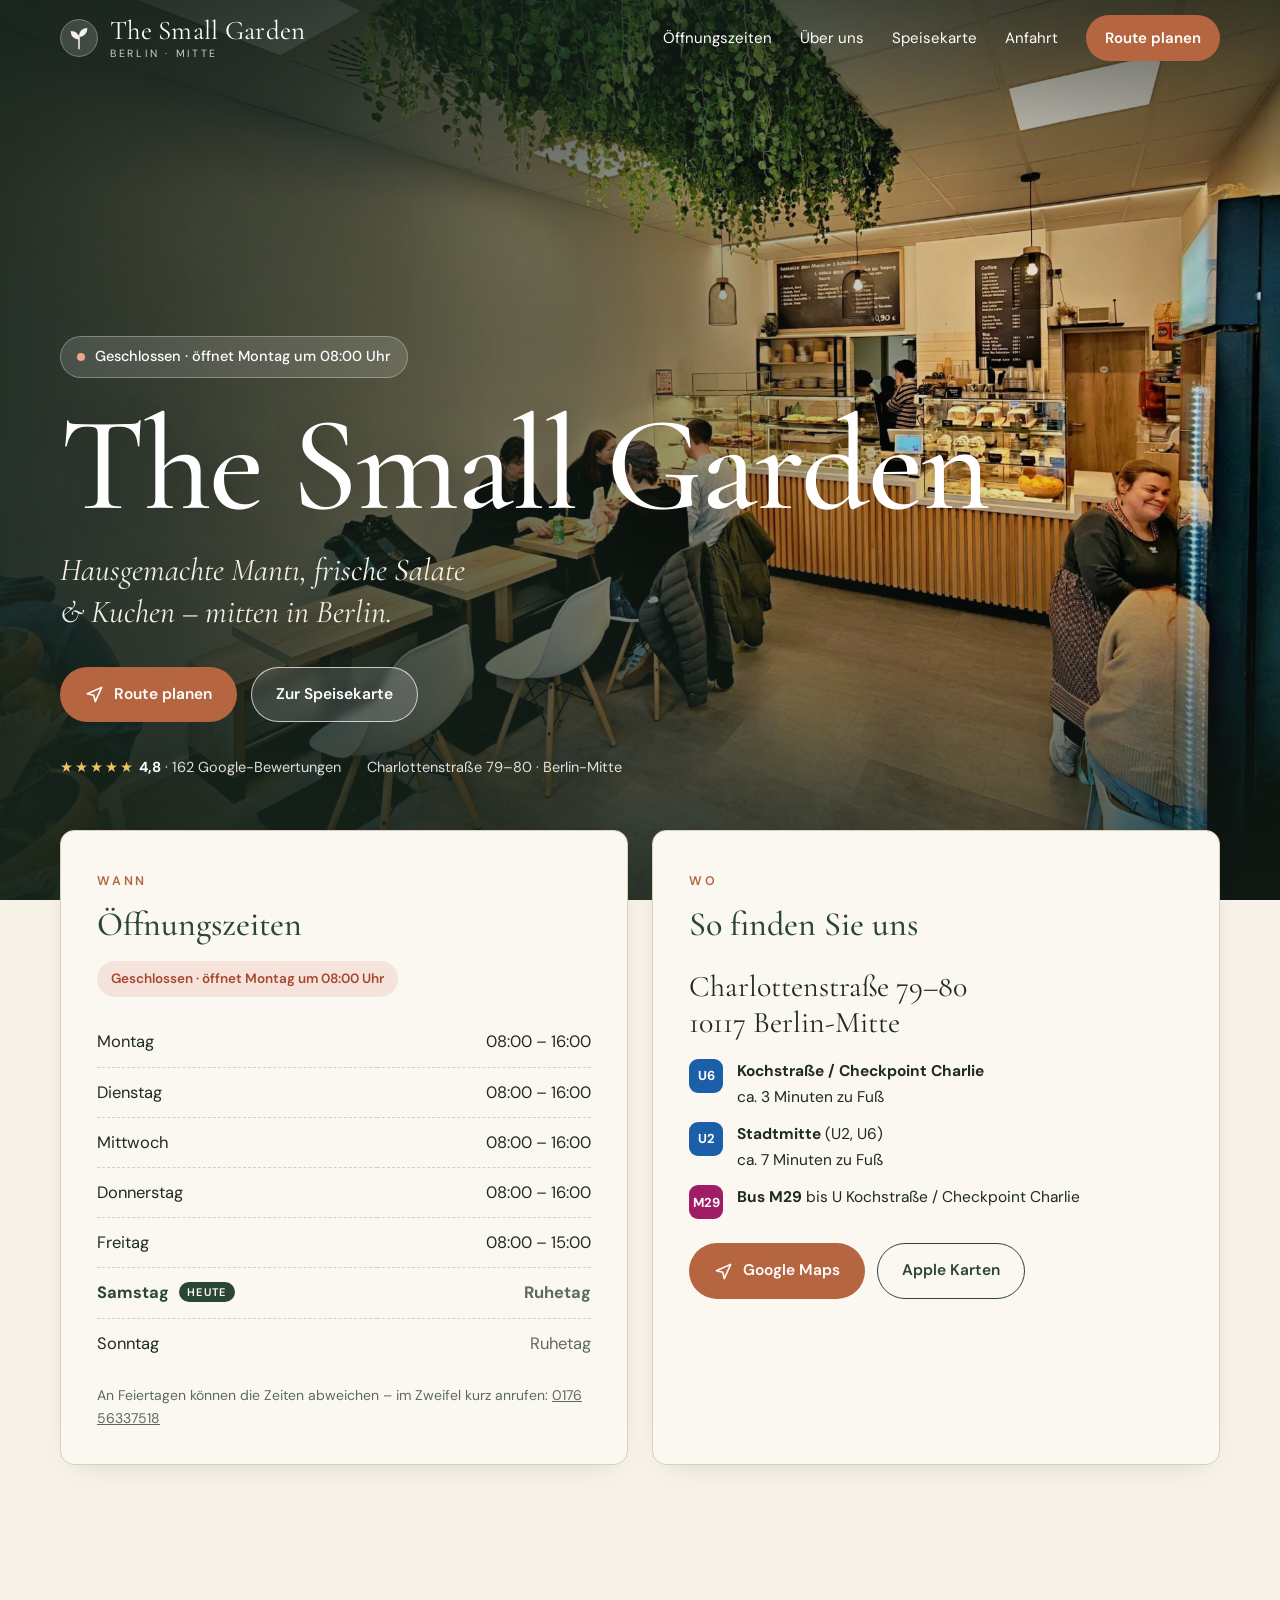
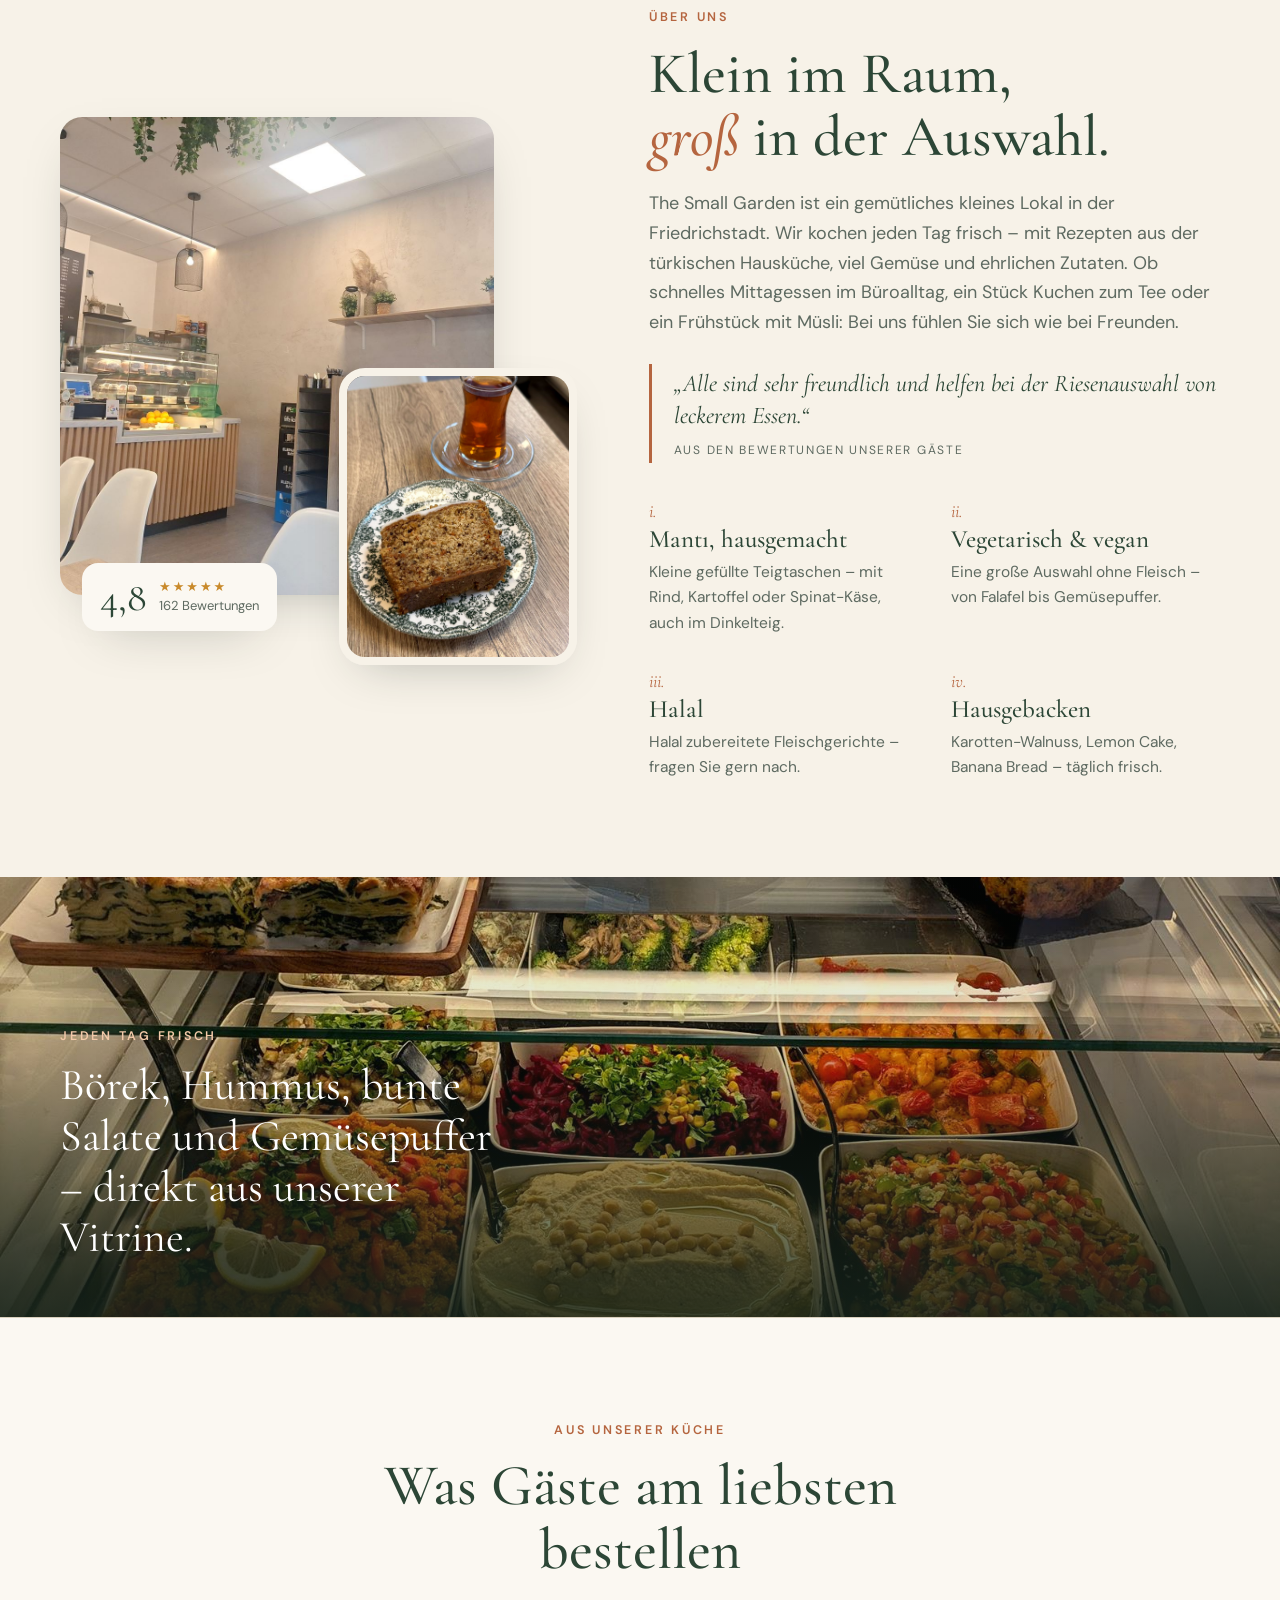
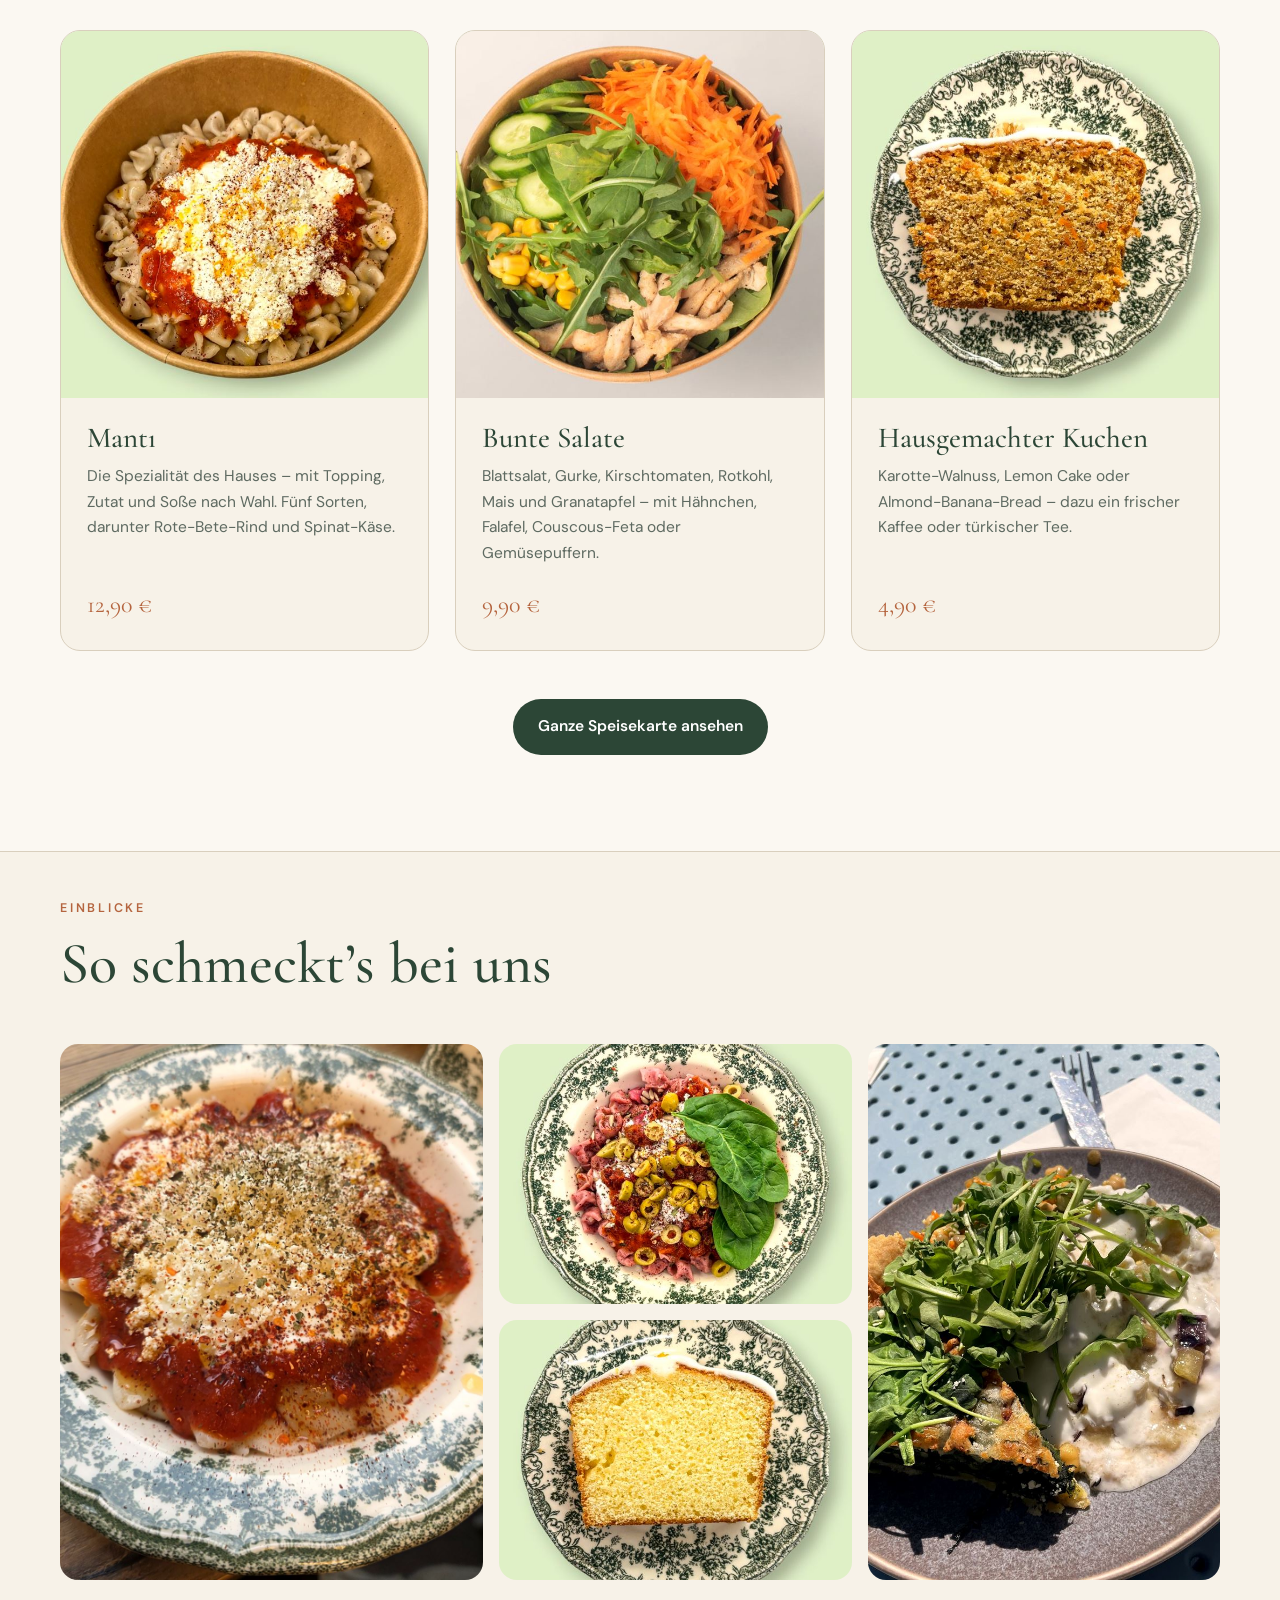
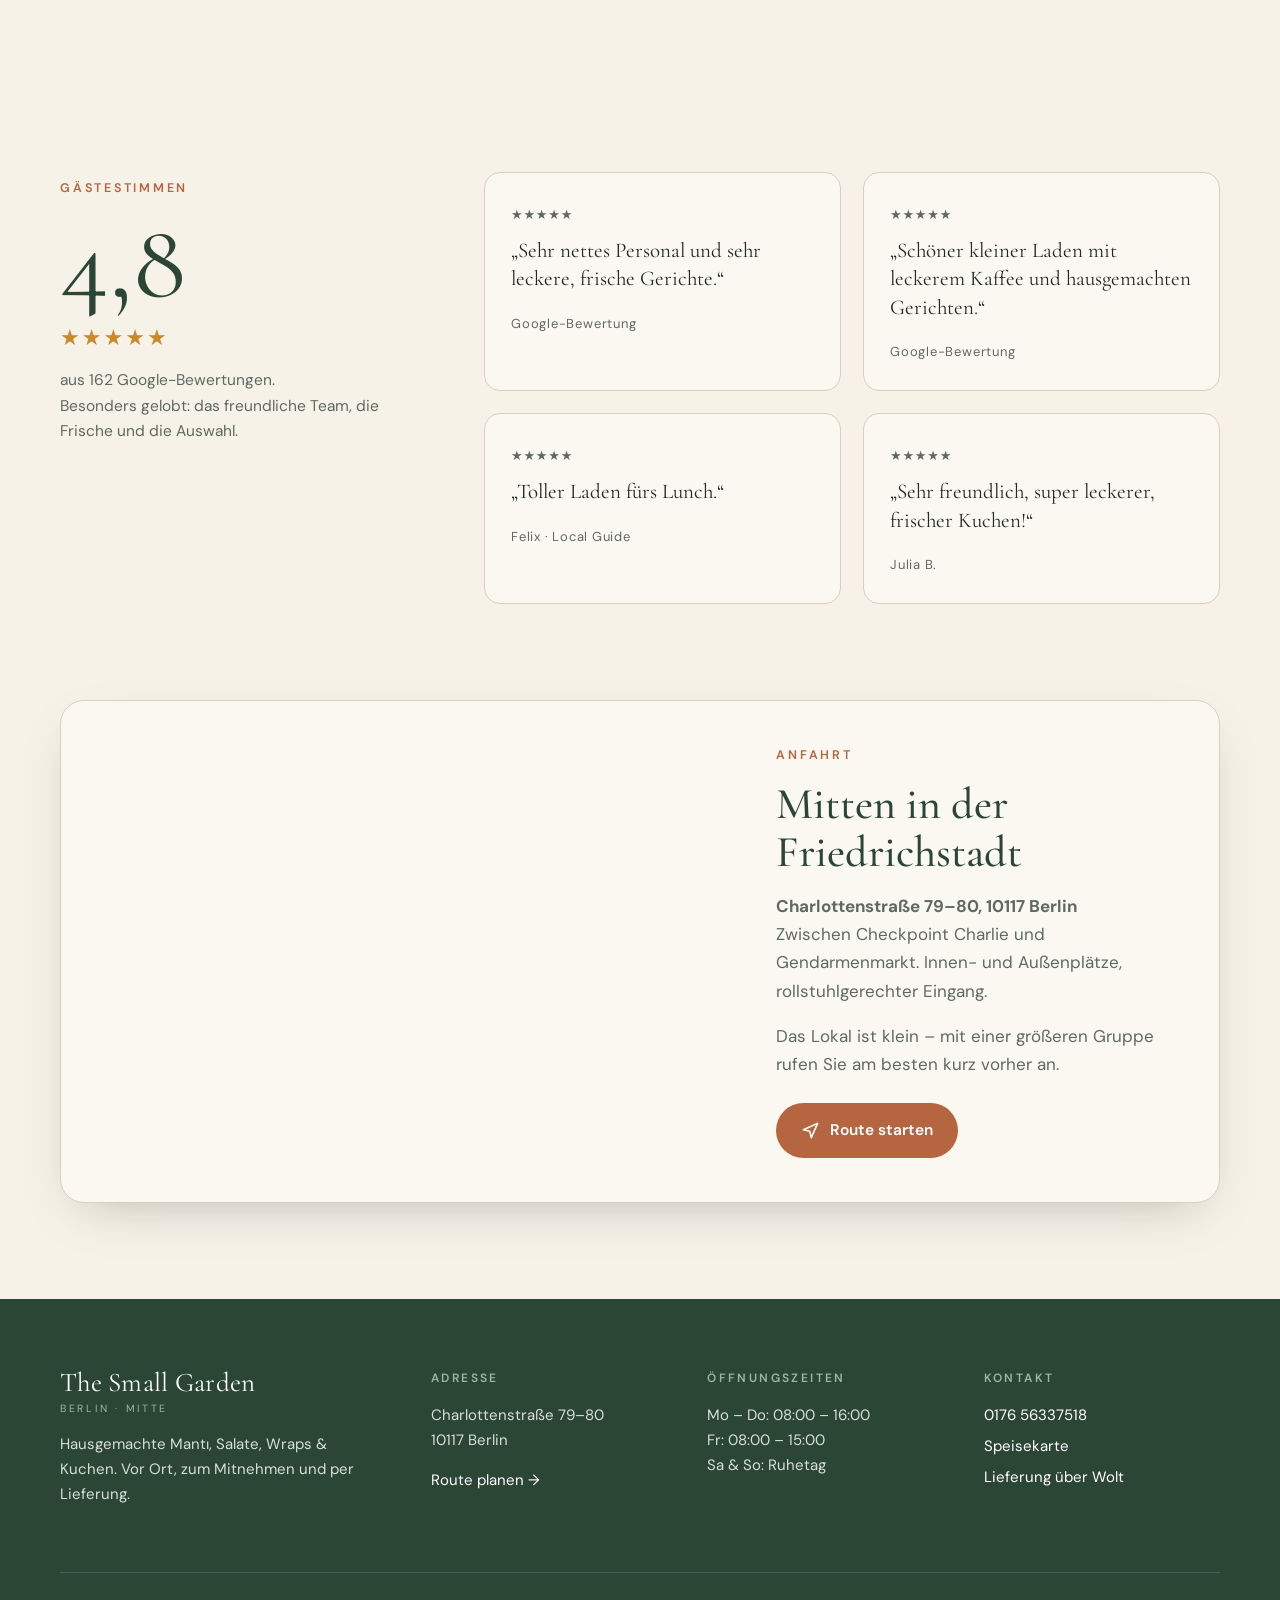
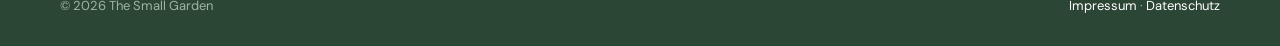
<file: index.html>
<!doctype html>
<html lang="de">
<head>
  <meta charset="utf-8">
  <meta name="viewport" content="width=device-width, initial-scale=1">
  <title>The Small Garden – Hausgemachte Mantı, Salate &amp; Kuchen in Berlin-Mitte</title>
  <meta name="description" content="The Small Garden in der Charlottenstraße 79–80, Berlin-Mitte: hausgemachte Mantı, frische Salate, Wraps und Kuchen. Mo–Do 8–16 Uhr, Fr 8–15 Uhr. Vor Ort, zum Mitnehmen und per Lieferung.">
  <meta name="robots" content="noindex">
  <meta name="theme-color" content="#2c4636">
  <meta property="og:image" content="images/innen-gaeste.jpg">
  <link rel="icon" href="data:image/svg+xml,%3Csvg xmlns='http://www.w3.org/2000/svg' viewBox='0 0 64 64'%3E%3Ccircle cx='32' cy='32' r='32' fill='%232c4636'/%3E%3Cpath d='M32 50V28' stroke='%23f7f2e8' stroke-width='3' stroke-linecap='round'/%3E%3Cpath d='M32 34c-10 0-14-7-14-14 9 0 14 5 14 14zM32 30c0-9 5-15 14-15 0 8-5 15-14 15z' fill='%23f7f2e8'/%3E%3C/svg%3E">
  <link rel="preload" as="image" href="images/innen-gaeste.jpg">
  <link rel="preconnect" href="https://fonts.googleapis.com">
  <link rel="preconnect" href="https://fonts.gstatic.com" crossorigin>
  <link href="https://fonts.googleapis.com/css2?family=Cormorant+Garamond:ital,wght@0,500;0,600;1,500&family=DM+Sans:wght@400;500;600;700&display=swap" rel="stylesheet">
  <link rel="stylesheet" href="css/style.css">
  <script type="application/ld+json">
  {
    "@context": "https://schema.org",
    "@type": "Restaurant",
    "name": "The Small Garden",
    "servesCuisine": ["Türkisch", "Mantı", "Salate", "Kuchen"],
    "priceRange": "€",
    "telephone": "+49 176 56337518",
    "image": "images/innen-gaeste.jpg",
    "address": {
      "@type": "PostalAddress",
      "streetAddress": "Charlottenstraße 79-80",
      "postalCode": "10117",
      "addressLocality": "Berlin",
      "addressCountry": "DE"
    },
    "geo": { "@type": "GeoCoordinates", "latitude": 52.5080443, "longitude": 13.3921114 },
    "openingHoursSpecification": [
      { "@type": "OpeningHoursSpecification", "dayOfWeek": ["Monday", "Tuesday", "Wednesday", "Thursday"], "opens": "08:00", "closes": "16:00" },
      { "@type": "OpeningHoursSpecification", "dayOfWeek": "Friday", "opens": "08:00", "closes": "15:00" }
    ],
    "hasMenu": "speisekarte.html"
  }
  </script>
</head>
<body class="has-photo-hero">
<a class="skip" href="#main">Zum Inhalt springen</a>

<header class="header header-overlay">
  <div class="container">
    <a class="brand" href="index.html" aria-label="The Small Garden – Startseite">
      <svg viewBox="0 0 64 64" aria-hidden="true"><circle cx="32" cy="32" r="31" fill="#2c4636"/><path d="M32 50V28" stroke="#f7f2e8" stroke-width="2.6" stroke-linecap="round"/><path d="M32 34c-10 0-14-7-14-14 9 0 14 5 14 14zM32 30c0-9 5-15 14-15 0 8-5 15-14 15z" fill="#f7f2e8"/></svg>
      <span class="brand-name">The Small Garden<small>Berlin · Mitte</small></span>
    </a>
    <button class="menu-toggle" aria-label="Menü öffnen" aria-expanded="false">
      <svg width="28" height="28" viewBox="0 0 24 24" fill="none" stroke="currentColor" stroke-width="1.8" stroke-linecap="round"><path d="M4 7h16M4 12h16M4 17h16"/></svg>
    </button>
    <nav class="nav" aria-label="Hauptnavigation">
      <a href="#oeffnungszeiten">Öffnungszeiten</a>
      <a href="#ueber-uns">Über uns</a>
      <a href="speisekarte.html">Speisekarte</a>
      <a href="#anfahrt">Anfahrt</a>
      <a class="btn btn-primary btn-sm" href="https://www.google.com/maps/dir/?api=1&amp;destination=The+Small+Garden,+Charlottenstra%C3%9Fe+79-80,+10117+Berlin" target="_blank" rel="noopener">Route planen</a>
    </nav>
  </div>
</header>

<main id="main">

  <!-- HERO -->
  <section class="photo-hero">
    <img class="photo-hero-img" src="images/innen-gaeste.jpg" alt="Gäste im hellen Gastraum von The Small Garden mit grünen Hängepflanzen an der Decke" width="2000" height="1429" fetchpriority="high">
    <div class="photo-hero-shade" aria-hidden="true"></div>
    <div class="container photo-hero-inner">
      <span class="hero-status" data-status><span class="status-dot"></span><span data-status-text>Mo–Do 8–16 · Fr 8–15 Uhr</span></span>
      <h1 class="hero-name">The Small Garden</h1>
      <p class="hero-tag">Hausgemachte Mantı, frische Salate &amp; Kuchen – mitten in Berlin.</p>
      <div class="hero-actions">
        <a class="btn btn-primary" href="https://www.google.com/maps/dir/?api=1&amp;destination=The+Small+Garden,+Charlottenstra%C3%9Fe+79-80,+10117+Berlin" target="_blank" rel="noopener">
          <svg viewBox="0 0 24 24" fill="none" stroke="currentColor" stroke-width="2" stroke-linecap="round" stroke-linejoin="round"><path d="M3 11l18-8-8 18-2-8-8-2z"/></svg>
          Route planen
        </a>
        <a class="btn btn-light" href="speisekarte.html">Zur Speisekarte</a>
      </div>
      <div class="hero-facts">
        <span><span class="stars">★★★★★</span> <strong>4,8</strong> · 162 Google-Bewertungen</span>
        <span>Charlottenstraße 79–80 · Berlin-Mitte</span>
      </div>
    </div>
  </section>

  <!-- ÖFFNUNGSZEITEN + ROUTE -->
  <section class="info info-lift" id="oeffnungszeiten">
    <div class="container info-grid">
      <article class="card">
        <div class="card-head">
          <div>
            <span class="eyebrow">Wann</span>
            <h2>Öffnungszeiten</h2>
          </div>
          <span class="pill" data-status>Mo–Do 8–16 · Fr 8–15</span>
        </div>
        <table class="hours">
          <tbody>
            <tr data-day="1"><td>Montag</td><td>08:00 – 16:00</td></tr>
            <tr data-day="2"><td>Dienstag</td><td>08:00 – 16:00</td></tr>
            <tr data-day="3"><td>Mittwoch</td><td>08:00 – 16:00</td></tr>
            <tr data-day="4"><td>Donnerstag</td><td>08:00 – 16:00</td></tr>
            <tr data-day="5"><td>Freitag</td><td>08:00 – 15:00</td></tr>
            <tr data-day="6" class="off"><td>Samstag</td><td>Ruhetag</td></tr>
            <tr data-day="0" class="off"><td>Sonntag</td><td>Ruhetag</td></tr>
          </tbody>
        </table>
        <p class="card-note">An Feiertagen können die Zeiten abweichen – im Zweifel kurz anrufen: <a href="tel:+4917656337518">0176 56337518</a></p>
      </article>

      <article class="card" id="route">
        <div class="card-head">
          <div>
            <span class="eyebrow">Wo</span>
            <h2>So finden Sie uns</h2>
          </div>
        </div>
        <p class="address">Charlottenstraße 79–80<br>10117 Berlin-Mitte</p>
        <ul class="route-list">
          <li><span class="ic ic-u">U6</span><span><strong>Kochstraße / Checkpoint Charlie</strong><br>ca. 3 Minuten zu Fuß</span></li>
          <li><span class="ic ic-u">U2</span><span><strong>Stadtmitte</strong> (U2, U6)<br>ca. 7 Minuten zu Fuß</span></li>
          <li><span class="ic ic-bus">M29</span><span><strong>Bus M29</strong> bis U Kochstraße / Checkpoint Charlie</span></li>
        </ul>
        <div class="route-actions">
          <a class="btn btn-primary" href="https://www.google.com/maps/dir/?api=1&amp;destination=The+Small+Garden,+Charlottenstra%C3%9Fe+79-80,+10117+Berlin" target="_blank" rel="noopener">
            <svg viewBox="0 0 24 24" fill="none" stroke="currentColor" stroke-width="2" stroke-linecap="round" stroke-linejoin="round"><path d="M3 11l18-8-8 18-2-8-8-2z"/></svg>
            Google Maps
          </a>
          <a class="btn btn-ghost" href="https://maps.apple.com/?daddr=Charlottenstra%C3%9Fe+79-80,+10117+Berlin&amp;q=The+Small+Garden" target="_blank" rel="noopener">Apple Karten</a>
        </div>
      </article>
    </div>
  </section>

  <!-- ÜBER UNS -->
  <section class="section" id="ueber-uns">
    <div class="container about-grid">
      <div class="collage reveal">
        <figure class="collage-main"><img src="images/innen-theke.jpg" alt="Heller Gastraum mit Holztheke, Vitrinen und Hängepflanzen" loading="lazy" width="1400" height="1050"></figure>
        <figure class="collage-small"><img src="images/tee-kuchen.jpg" alt="Türkischer Tee und ein Stück hausgemachter Kuchen" loading="lazy" width="1000" height="1200"></figure>
        <div class="collage-badge">
          <span class="num">4,8</span>
          <span><span class="stars">★★★★★</span><br>162 Bewertungen</span>
        </div>
      </div>
      <div class="reveal">
        <span class="eyebrow">Über uns</span>
        <h2 class="about-title">Klein im Raum,<br><em>groß</em> in der Auswahl.</h2>
        <p class="about-lead">The Small Garden ist ein gemütliches kleines Lokal in der Friedrichstadt. Wir kochen jeden Tag frisch – mit Rezepten aus der türkischen Hausküche, viel Gemüse und ehrlichen Zutaten. Ob schnelles Mittagessen im Büroalltag, ein Stück Kuchen zum Tee oder ein Frühstück mit Müsli: Bei uns fühlen Sie sich wie bei Freunden.</p>
        <blockquote class="about-quote">„Alle sind sehr freundlich und helfen bei der Riesenauswahl von leckerem Essen.“<cite>Aus den Bewertungen unserer Gäste</cite></blockquote>
        <div class="features">
          <div class="feature"><span class="num">i.</span><h3>Mantı, hausgemacht</h3><p>Kleine gefüllte Teigtaschen – mit Rind, Kartoffel oder Spinat-Käse, auch im Dinkelteig.</p></div>
          <div class="feature"><span class="num">ii.</span><h3>Vegetarisch &amp; vegan</h3><p>Eine große Auswahl ohne Fleisch – von Falafel bis Gemüsepuffer.</p></div>
          <div class="feature"><span class="num">iii.</span><h3>Halal</h3><p>Halal zubereitete Fleischgerichte – fragen Sie gern nach.</p></div>
          <div class="feature"><span class="num">iv.</span><h3>Hausgebacken</h3><p>Karotten-Walnuss, Lemon Cake, Banana Bread – täglich frisch.</p></div>
        </div>
      </div>
    </div>
  </section>

  <!-- VITRINE BAND -->
  <section class="band reveal">
    <img src="images/vitrine.jpg" alt="Vitrine mit Börek, Hummus, Salaten und Gemüsepuffern" loading="lazy" width="1600" height="900">
    <div class="band-shade" aria-hidden="true"></div>
    <div class="container band-inner">
      <span class="eyebrow eyebrow-light">Jeden Tag frisch</span>
      <p>Börek, Hummus, bunte Salate und Gemüsepuffer – direkt aus unserer Vitrine.</p>
    </div>
  </section>

  <!-- GERICHTE -->
  <section class="section dishes" id="gerichte">
    <div class="container">
      <div class="section-head center reveal">
        <span class="eyebrow">Aus unserer Küche</span>
        <h2>Was Gäste am liebsten bestellen</h2>
      </div>
      <div class="dish-grid">
        <article class="dish reveal">
          <div class="dish-img"><img src="images/gericht-manti-rind.jpg" alt="Mantı mit Tomatensoße und Joghurt" loading="lazy" width="720" height="720"></div>
          <div class="dish-body">
            <h3>Mantı</h3>
            <p>Die Spezialität des Hauses – mit Topping, Zutat und Soße nach Wahl. Fünf Sorten, darunter Rote-Bete-Rind und Spinat-Käse.</p>
            <span class="price">12,90 €</span>
          </div>
        </article>
        <article class="dish reveal">
          <div class="dish-img"><img src="images/gericht-salat-haehnchen.jpg" alt="Bunter Salat mit Hähnchen, Rucola, Karotten und Mais" loading="lazy" width="720" height="720"></div>
          <div class="dish-body">
            <h3>Bunte Salate</h3>
            <p>Blattsalat, Gurke, Kirschtomaten, Rotkohl, Mais und Granatapfel – mit Hähnchen, Falafel, Couscous-Feta oder Gemüsepuffern.</p>
            <span class="price">9,90 €</span>
          </div>
        </article>
        <article class="dish reveal">
          <div class="dish-img"><img src="images/gericht-kuchen-karotte.jpg" alt="Hausgemachter Karotten-Walnuss-Kuchen" loading="lazy" width="720" height="720"></div>
          <div class="dish-body">
            <h3>Hausgemachter Kuchen</h3>
            <p>Karotte-Walnuss, Lemon Cake oder Almond-Banana-Bread – dazu ein frischer Kaffee oder türkischer Tee.</p>
            <span class="price">4,90 €</span>
          </div>
        </article>
      </div>
      <div class="dish-foot reveal"><a class="btn btn-green" href="speisekarte.html">Ganze Speisekarte ansehen</a></div>
    </div>
  </section>

  <!-- GALERIE -->
  <section class="section gallery-section">
    <div class="container">
      <div class="section-head reveal">
        <span class="eyebrow">Einblicke</span>
        <h2>So schmeckt’s bei uns</h2>
      </div>
      <div class="gallery reveal">
        <figure class="g-a"><img src="images/manti-tisch.jpg" alt="Mantı mit Tomatensoße auf einem Teller mit grünem Rand" loading="lazy"></figure>
        <figure class="g-b"><img src="images/gericht-manti-rotebete.jpg" alt="Rote-Bete-Mantı mit Oliven und Spinat" loading="lazy"></figure>
        <figure class="g-c"><img src="images/boerek-salat.jpg" alt="Börek mit Rucola und Joghurt auf der Terrasse" loading="lazy"></figure>
        <figure class="g-d"><img src="images/gericht-lemoncake.jpg" alt="Hausgemachter Lemon Cake" loading="lazy"></figure>
        <figure class="g-e"><img src="images/gericht-linsensuppe.jpg" alt="Linsensuppe mit Zitrone und Brot" loading="lazy"></figure>
      </div>
    </div>
  </section>

  <!-- BEWERTUNGEN -->
  <section class="section" id="bewertungen">
    <div class="container reviews-grid">
      <div class="reveal">
        <span class="eyebrow">Gästestimmen</span>
        <div class="score">4,8</div>
        <div class="stars" style="font-size:22px;margin-top:10px">★★★★★</div>
        <p class="score-sub">aus 162 Google-Bewertungen.<br>Besonders gelobt: das freundliche Team, die Frische und die Auswahl.</p>
      </div>
      <div class="review-list">
        <div class="review reveal"><span class="stars">★★★★★</span><p>„Sehr nettes Personal und sehr leckere, frische Gerichte.“</p><span>Google-Bewertung</span></div>
        <div class="review reveal"><span class="stars">★★★★★</span><p>„Schöner kleiner Laden mit leckerem Kaffee und hausgemachten Gerichten.“</p><span>Google-Bewertung</span></div>
        <div class="review reveal"><span class="stars">★★★★★</span><p>„Toller Laden fürs Lunch.“</p><span>Felix · Local Guide</span></div>
        <div class="review reveal"><span class="stars">★★★★★</span><p>„Sehr freundlich, super leckerer, frischer Kuchen!“</p><span>Julia B.</span></div>
      </div>
    </div>
  </section>

  <!-- KARTE -->
  <section class="map-section" id="anfahrt">
    <div class="container">
      <div class="map-wrap reveal">
        <iframe title="Karte: The Small Garden, Charlottenstraße 79–80, Berlin" loading="lazy"
          src="https://www.openstreetmap.org/export/embed.html?bbox=13.3866%2C52.5056%2C13.3976%2C52.5105&amp;layer=mapnik&amp;marker=52.5080443%2C13.3921114"></iframe>
        <div class="map-side">
          <span class="eyebrow">Anfahrt</span>
          <h2>Mitten in der Friedrichstadt</h2>
          <p><strong>Charlottenstraße 79–80, 10117 Berlin</strong><br>Zwischen Checkpoint Charlie und Gendarmenmarkt. Innen- und Außenplätze, rollstuhlgerechter Eingang.</p>
          <p>Das Lokal ist klein – mit einer größeren Gruppe rufen Sie am besten kurz vorher an.</p>
          <a class="btn btn-primary" href="https://www.google.com/maps/dir/?api=1&amp;destination=The+Small+Garden,+Charlottenstra%C3%9Fe+79-80,+10117+Berlin" target="_blank" rel="noopener">
            <svg viewBox="0 0 24 24" fill="none" stroke="currentColor" stroke-width="2" stroke-linecap="round" stroke-linejoin="round"><path d="M3 11l18-8-8 18-2-8-8-2z"/></svg>
            Route starten
          </a>
        </div>
      </div>
    </div>
  </section>
</main>

<footer class="footer">
  <div class="container">
    <div class="footer-grid">
      <div>
        <span class="brand-name">The Small Garden<small>Berlin · Mitte</small></span>
        <p style="margin-top:18px;max-width:30ch">Hausgemachte Mantı, Salate, Wraps &amp; Kuchen. Vor Ort, zum Mitnehmen und per Lieferung.</p>
      </div>
      <div>
        <h4>Adresse</h4>
        <p>Charlottenstraße 79–80<br>10117 Berlin</p>
        <a href="https://www.google.com/maps/dir/?api=1&amp;destination=The+Small+Garden,+Charlottenstra%C3%9Fe+79-80,+10117+Berlin" target="_blank" rel="noopener">Route planen →</a>
      </div>
      <div>
        <h4>Öffnungszeiten</h4>
        <p>Mo – Do: 08:00 – 16:00<br>Fr: 08:00 – 15:00<br>Sa &amp; So: Ruhetag</p>
      </div>
      <div>
        <h4>Kontakt</h4>
        <ul>
          <li><a href="tel:+4917656337518">0176 56337518</a></li>
          <li><a href="speisekarte.html">Speisekarte</a></li>
          <li><a href="https://wolt.com/de/deu/berlin/restaurant/the-small-garden-charlottenstr-restaurant" target="_blank" rel="noopener">Lieferung über Wolt</a></li>
        </ul>
      </div>
    </div>
    <div class="footer-bottom">
      <span>© <span id="year">2026</span> The Small Garden</span>
      <span><a href="#">Impressum</a> · <a href="#">Datenschutz</a></span>
    </div>
  </div>
</footer>

<nav class="mobile-bar" aria-label="Schnellzugriff">
  <a href="tel:+4917656337518"><svg viewBox="0 0 24 24" fill="none" stroke="currentColor" stroke-width="2" stroke-linecap="round" stroke-linejoin="round"><path d="M22 16.9v3a2 2 0 0 1-2.2 2 19.8 19.8 0 0 1-8.6-3.1 19.5 19.5 0 0 1-6-6A19.8 19.8 0 0 1 2.1 4.2 2 2 0 0 1 4.1 2h3a2 2 0 0 1 2 1.7c.1.9.4 1.8.7 2.7a2 2 0 0 1-.5 2.1L8 9.8a16 16 0 0 0 6 6l1.3-1.3a2 2 0 0 1 2.1-.4c.9.3 1.8.6 2.7.7a2 2 0 0 1 1.7 2z"/></svg>Anrufen</a>
  <a class="main" href="https://www.google.com/maps/dir/?api=1&amp;destination=The+Small+Garden,+Charlottenstra%C3%9Fe+79-80,+10117+Berlin" target="_blank" rel="noopener"><svg viewBox="0 0 24 24" fill="none" stroke="currentColor" stroke-width="2" stroke-linecap="round" stroke-linejoin="round"><path d="M3 11l18-8-8 18-2-8-8-2z"/></svg>Route</a>
  <a href="speisekarte.html"><svg viewBox="0 0 24 24" fill="none" stroke="currentColor" stroke-width="2" stroke-linecap="round" stroke-linejoin="round"><path d="M4 19.5V4.5A2.5 2.5 0 0 1 6.5 2H20v20H6.5A2.5 2.5 0 0 1 4 19.5z"/><path d="M8 7h8M8 11h8"/></svg>Speisekarte</a>
</nav>

<script src="js/main.js"></script>
</body>
</html>
</file>
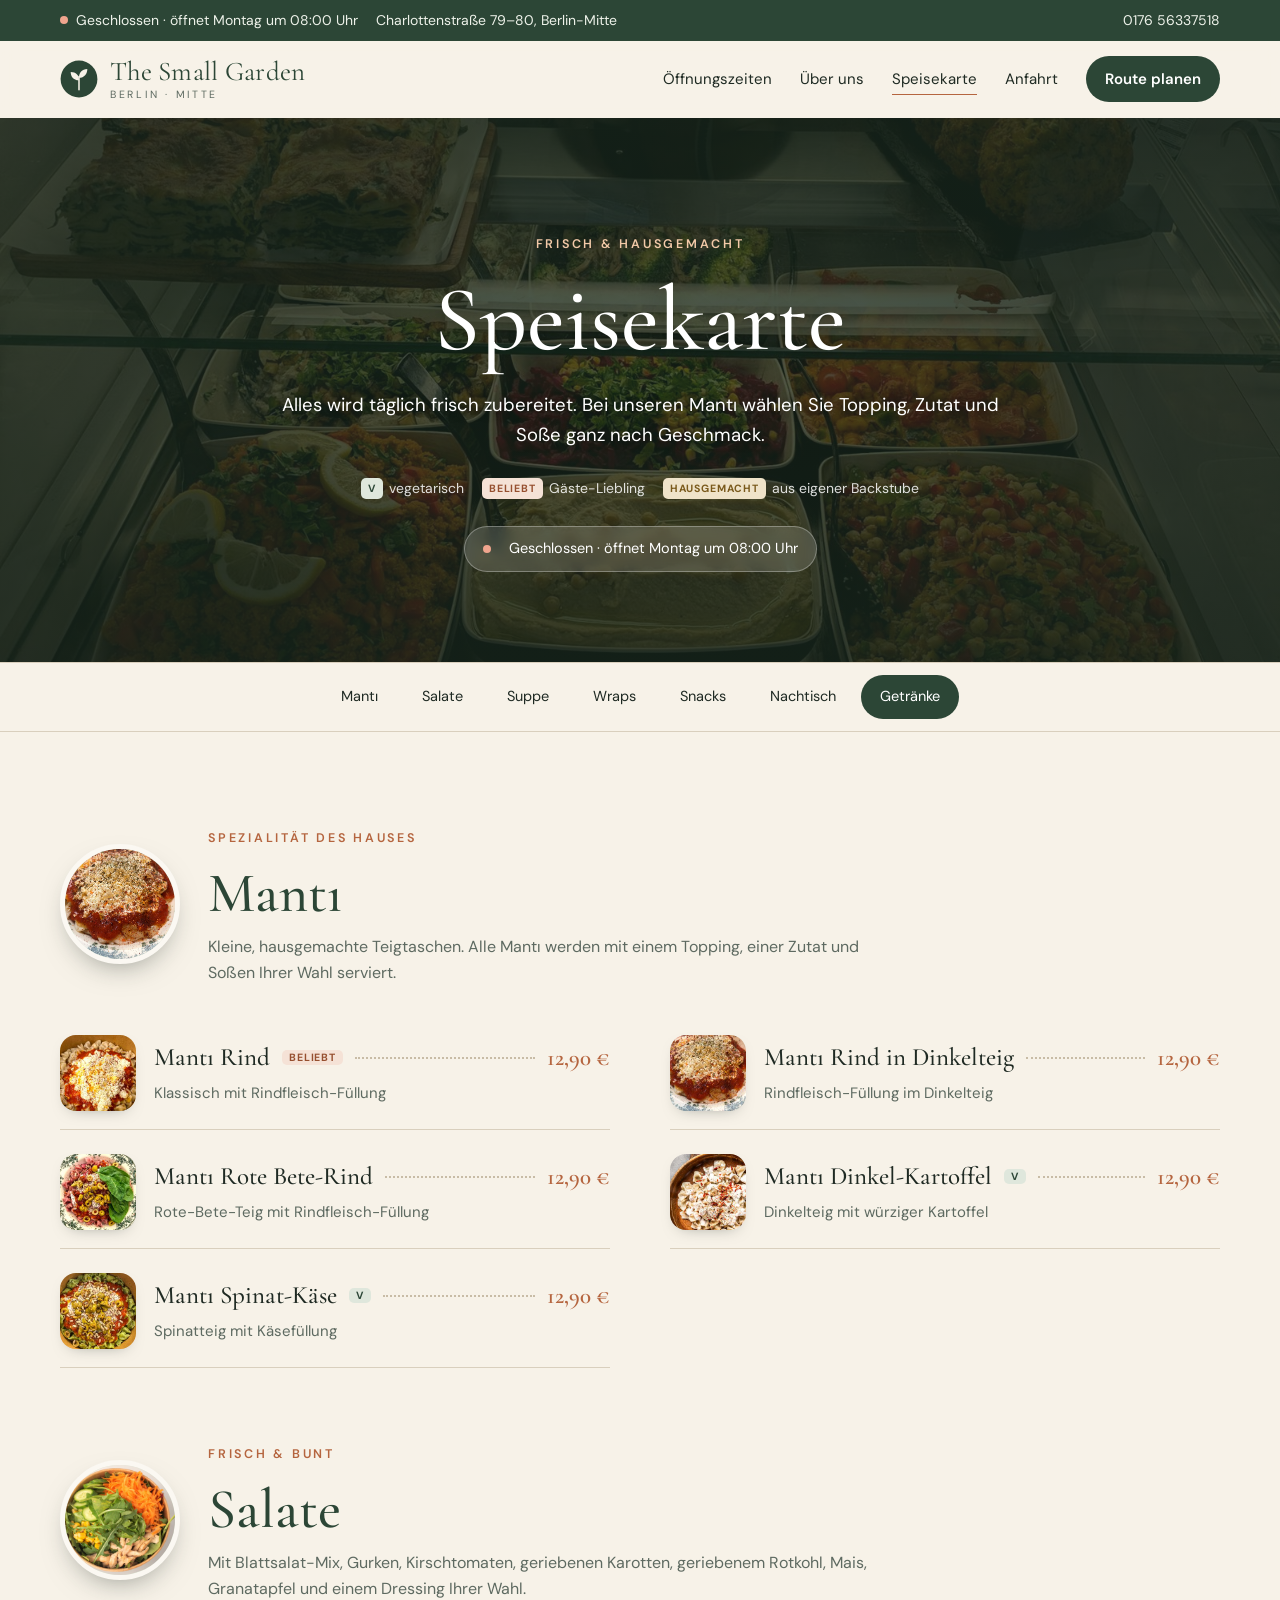
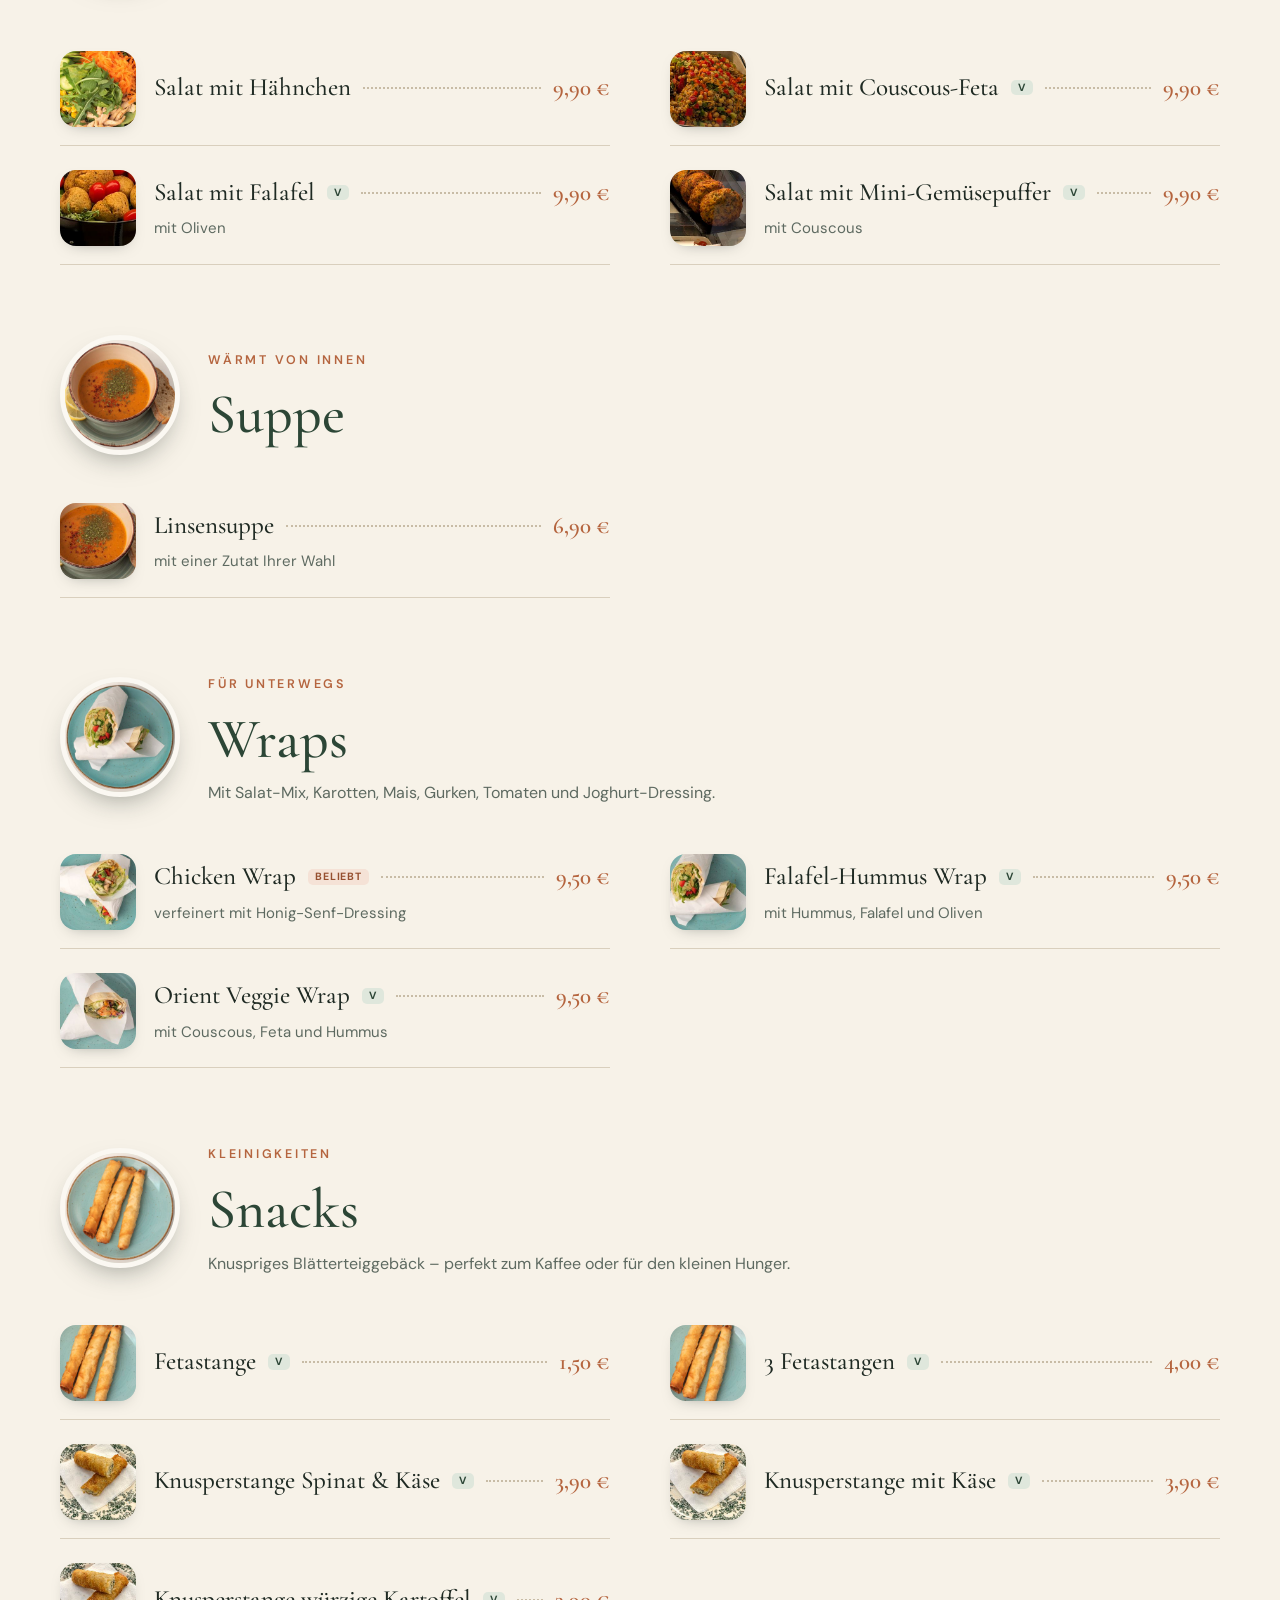
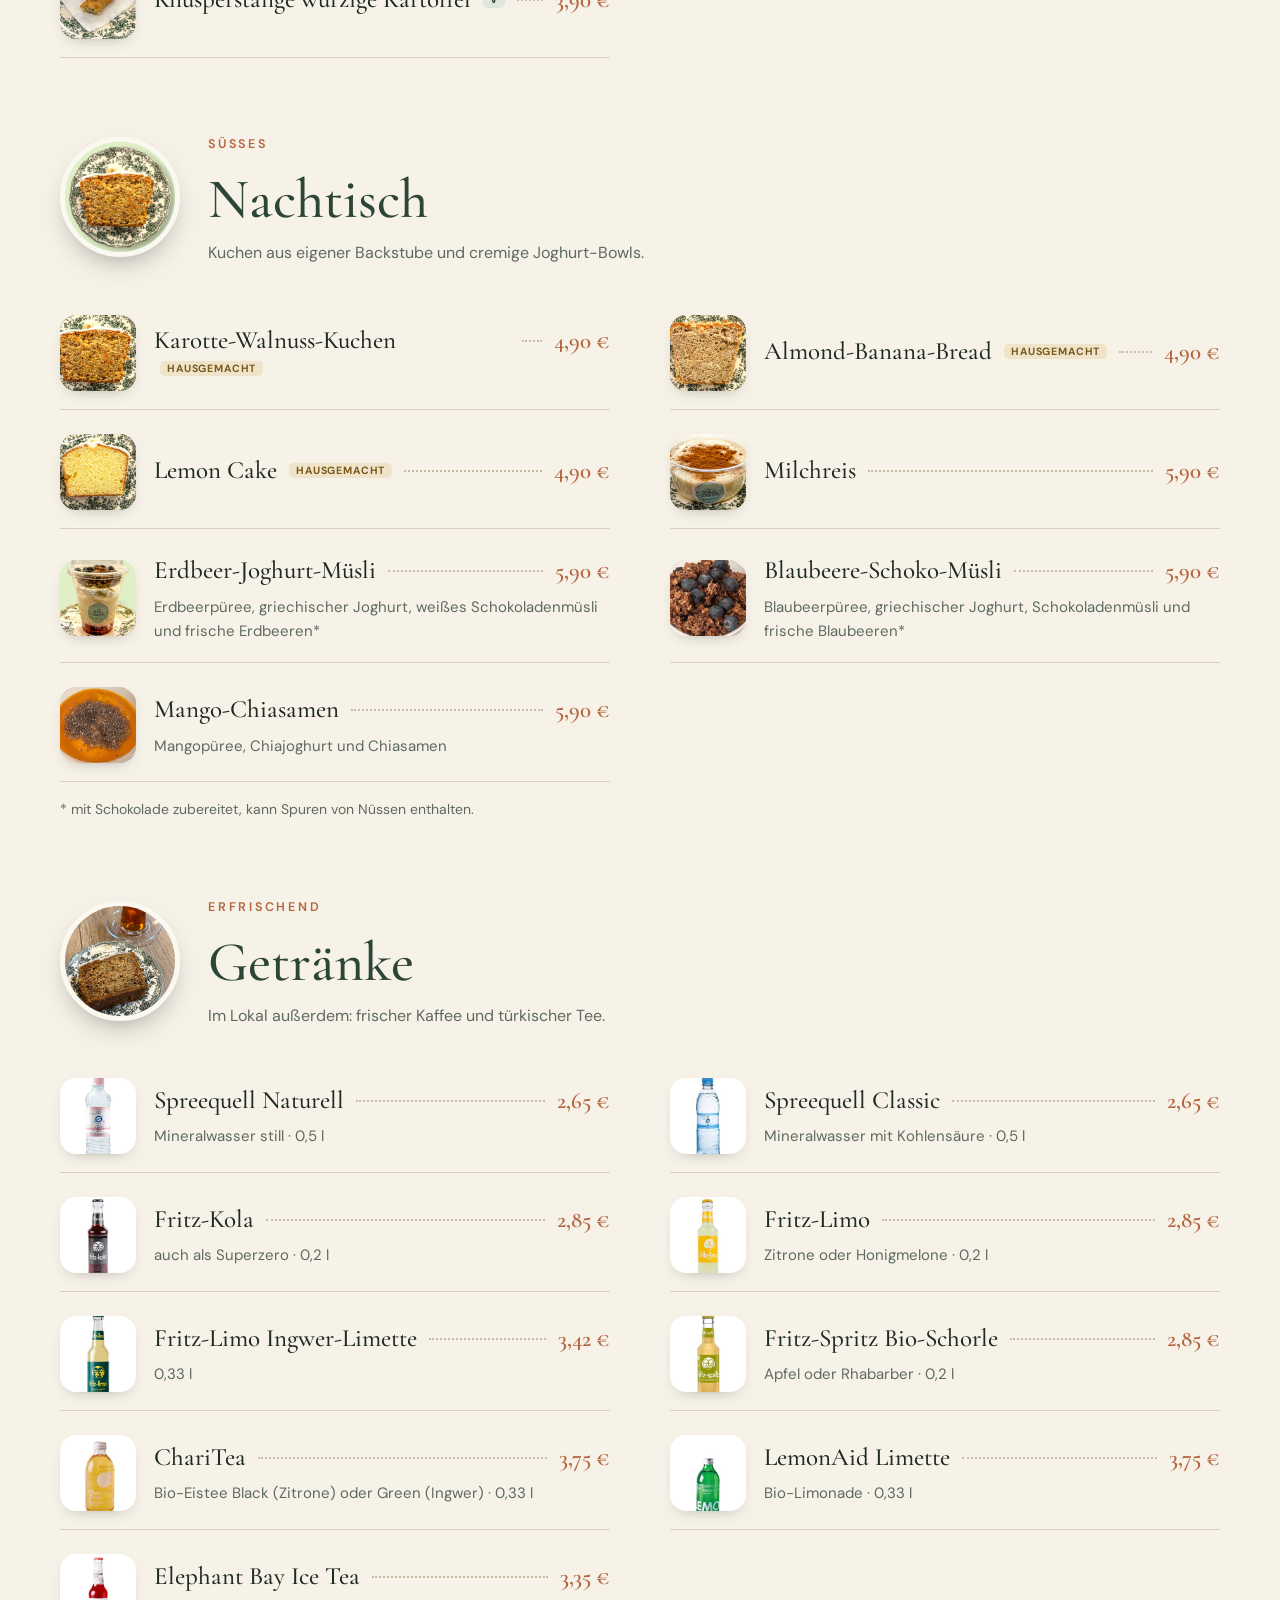
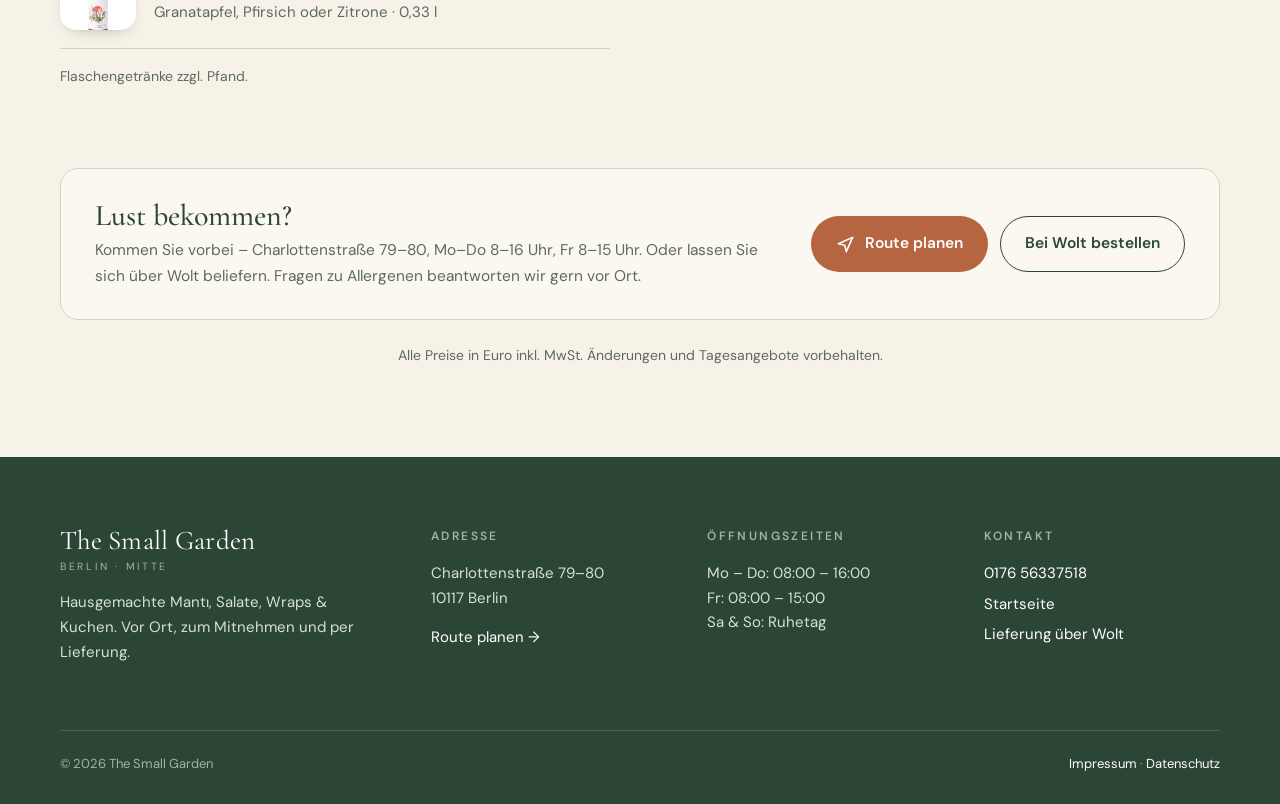
<file: speisekarte.html>
<!doctype html>
<html lang="de">
<head>
  <meta charset="utf-8">
  <meta name="viewport" content="width=device-width, initial-scale=1">
  <title>Speisekarte – The Small Garden, Berlin-Mitte</title>
  <meta name="description" content="Speisekarte von The Small Garden: Mantı, Salate, Linsensuppe, Wraps, Snacks, hausgemachte Kuchen und Getränke. Charlottenstraße 79–80, 10117 Berlin.">
  <meta name="robots" content="noindex">
  <meta name="theme-color" content="#2c4636">
  <link rel="icon" href="data:image/svg+xml,%3Csvg xmlns='http://www.w3.org/2000/svg' viewBox='0 0 64 64'%3E%3Ccircle cx='32' cy='32' r='32' fill='%232c4636'/%3E%3Cpath d='M32 50V28' stroke='%23f7f2e8' stroke-width='3' stroke-linecap='round'/%3E%3Cpath d='M32 34c-10 0-14-7-14-14 9 0 14 5 14 14zM32 30c0-9 5-15 14-15 0 8-5 15-14 15z' fill='%23f7f2e8'/%3E%3C/svg%3E">
  <link rel="preconnect" href="https://fonts.googleapis.com">
  <link rel="preconnect" href="https://fonts.gstatic.com" crossorigin>
  <link href="https://fonts.googleapis.com/css2?family=Cormorant+Garamond:ital,wght@0,500;0,600;1,500&family=DM+Sans:wght@400;500;600;700&display=swap" rel="stylesheet">
  <link rel="stylesheet" href="css/style.css">
</head>
<body>
<a class="skip" href="#main">Zum Inhalt springen</a>

<div class="topbar">
  <div class="container">
    <div class="tb-left">
      <span data-status><span class="status-dot"></span><span data-status-text>Mo–Do 8–16 · Fr 8–15 Uhr</span></span>
      <a href="index.html#anfahrt">Charlottenstraße 79–80, Berlin-Mitte</a>
    </div>
    <div class="tb-right"><a href="tel:+4917656337518">0176 56337518</a></div>
  </div>
</div>

<header class="header">
  <div class="container">
    <a class="brand" href="index.html" aria-label="The Small Garden – Startseite">
      <svg viewBox="0 0 64 64" aria-hidden="true"><circle cx="32" cy="32" r="31" fill="#2c4636"/><path d="M32 50V28" stroke="#f7f2e8" stroke-width="2.6" stroke-linecap="round"/><path d="M32 34c-10 0-14-7-14-14 9 0 14 5 14 14zM32 30c0-9 5-15 14-15 0 8-5 15-14 15z" fill="#f7f2e8"/></svg>
      <span class="brand-name">The Small Garden<small>Berlin · Mitte</small></span>
    </a>
    <button class="menu-toggle" aria-label="Menü öffnen" aria-expanded="false">
      <svg width="28" height="28" viewBox="0 0 24 24" fill="none" stroke="currentColor" stroke-width="1.8" stroke-linecap="round"><path d="M4 7h16M4 12h16M4 17h16"/></svg>
    </button>
    <nav class="nav" aria-label="Hauptnavigation">
      <a href="index.html#oeffnungszeiten">Öffnungszeiten</a>
      <a href="index.html#ueber-uns">Über uns</a>
      <a href="speisekarte.html" aria-current="page">Speisekarte</a>
      <a href="index.html#anfahrt">Anfahrt</a>
      <a class="btn btn-green btn-sm" href="https://www.google.com/maps/dir/?api=1&amp;destination=The+Small+Garden,+Charlottenstra%C3%9Fe+79-80,+10117+Berlin" target="_blank" rel="noopener">Route planen</a>
    </nav>
  </div>
</header>

<main id="main">
  <section class="menu-hero menu-hero-photo"><img class="menu-hero-img" src="images/vitrine.jpg" alt="" aria-hidden="true"><div class="menu-hero-shade" aria-hidden="true"></div>
    <div class="container">
      <span class="eyebrow">Frisch &amp; hausgemacht</span>
      <h1>Speisekarte</h1>
      <p>Alles wird täglich frisch zubereitet. Bei unseren Mantı wählen Sie Topping, Zutat und Soße ganz nach Geschmack.</p>
      <div class="legend">
        <span><span class="tag tag-v">V</span>vegetarisch</span>
        <span><span class="tag tag-pop">BELIEBT</span>Gäste-Liebling</span>
        <span><span class="tag tag-home">HAUSGEMACHT</span>aus eigener Backstube</span>
      </div>
      <div class="mini-hours" data-status><span class="status-dot"></span><span data-status-text>Mo–Do 8–16 · Fr 8–15 Uhr</span></div>
    </div>
  </section>

  <nav class="menu-tabs" aria-label="Kategorien">
    <div class="container">
      <a href="#manti">Mantı</a>
      <a href="#salate">Salate</a>
      <a href="#suppen">Suppe</a>
      <a href="#wraps">Wraps</a>
      <a href="#snacks">Snacks</a>
      <a href="#nachtisch">Nachtisch</a>
      <a href="#getraenke">Getränke</a>
    </div>
  </nav>

  <div class="menu-body">
    <div class="container">

      <!-- MANTI -->
      <section class="menu-cat" id="manti">
        <div class="menu-cat-head reveal">
          <span class="cat-photo"><img src="images/manti-tisch.jpg" alt="Mantı mit Tomatensoße" loading="lazy"></span>
          <div>
            <span class="eyebrow">Spezialität des Hauses</span>
            <h2>Mantı</h2>
            <p>Kleine, hausgemachte Teigtaschen. Alle Mantı werden mit einem Topping, einer Zutat und Soßen Ihrer Wahl serviert.</p>
          </div>
        </div>
        <div class="menu-list">
          <div class="item has-thumb reveal"><img class="thumb" src="images/thumb-manti-rind.jpg" alt="Mantı Rind" loading="lazy" width="240" height="240"><div><div class="item-top"><h3>Mantı Rind <span class="tag tag-pop">BELIEBT</span></h3><span class="dots"></span><span class="p">12,90 €</span></div><p class="d">Klassisch mit Rindfleisch-Füllung</p></div></div>
          <div class="item has-thumb reveal"><img class="thumb" src="images/thumb-manti-dinkel.jpg" alt="Mantı mit Tomatensoße" loading="lazy" width="240" height="240"><div><div class="item-top"><h3>Mantı Rind in Dinkelteig</h3><span class="dots"></span><span class="p">12,90 €</span></div><p class="d">Rindfleisch-Füllung im Dinkelteig</p></div></div>
          <div class="item has-thumb reveal"><img class="thumb" src="images/thumb-manti-rotebete.jpg" alt="Mantı Rote Bete-Rind" loading="lazy" width="240" height="240"><div><div class="item-top"><h3>Mantı Rote Bete-Rind</h3><span class="dots"></span><span class="p">12,90 €</span></div><p class="d">Rote-Bete-Teig mit Rindfleisch-Füllung</p></div></div>
          <div class="item has-thumb reveal"><img class="thumb" src="images/thumb-manti-kartoffel.jpg" alt="Mantı mit Joghurt" loading="lazy" width="240" height="240"><div><div class="item-top"><h3>Mantı Dinkel-Kartoffel <span class="tag tag-v">V</span></h3><span class="dots"></span><span class="p">12,90 €</span></div><p class="d">Dinkelteig mit würziger Kartoffel</p></div></div>
          <div class="item has-thumb reveal"><img class="thumb" src="images/thumb-manti-spinat.jpg" alt="Mantı Spinat-Käse" loading="lazy" width="240" height="240"><div><div class="item-top"><h3>Mantı Spinat-Käse <span class="tag tag-v">V</span></h3><span class="dots"></span><span class="p">12,90 €</span></div><p class="d">Spinatteig mit Käsefüllung</p></div></div>
        </div>
      </section>

      <!-- SALATE -->
      <section class="menu-cat" id="salate">
        <div class="menu-cat-head reveal">
          <span class="cat-photo"><img src="images/gericht-salat-haehnchen.jpg" alt="Bunter Salat" loading="lazy"></span>
          <div>
            <span class="eyebrow">Frisch &amp; bunt</span>
            <h2>Salate</h2>
            <p>Mit Blattsalat-Mix, Gurken, Kirschtomaten, geriebenen Karotten, geriebenem Rotkohl, Mais, Granatapfel und einem Dressing Ihrer Wahl.</p>
          </div>
        </div>
        <div class="menu-list">
          <div class="item has-thumb reveal"><img class="thumb" src="images/thumb-salat-haehnchen.jpg" alt="Salat mit Hähnchen" loading="lazy" width="240" height="240"><div><div class="item-top"><h3>Salat mit Hähnchen</h3><span class="dots"></span><span class="p">9,90 €</span></div></div></div>
          <div class="item has-thumb reveal"><img class="thumb" src="images/thumb-couscous.jpg" alt="Couscous-Salat mit Kichererbsen" loading="lazy" width="240" height="240"><div><div class="item-top"><h3>Salat mit Couscous-Feta <span class="tag tag-v">V</span></h3><span class="dots"></span><span class="p">9,90 €</span></div></div></div>
          <div class="item has-thumb reveal"><img class="thumb" src="images/thumb-falafel.jpg" alt="Falafel mit Kirschtomaten" loading="lazy" width="240" height="240"><div><div class="item-top"><h3>Salat mit Falafel <span class="tag tag-v">V</span></h3><span class="dots"></span><span class="p">9,90 €</span></div><p class="d">mit Oliven</p></div></div>
          <div class="item has-thumb reveal"><img class="thumb" src="images/thumb-gemuesepuffer.jpg" alt="Gemüsepuffer" loading="lazy" width="240" height="240"><div><div class="item-top"><h3>Salat mit Mini-Gemüsepuffer <span class="tag tag-v">V</span></h3><span class="dots"></span><span class="p">9,90 €</span></div><p class="d">mit Couscous</p></div></div>
        </div>
      </section>

      <!-- SUPPE -->
      <section class="menu-cat" id="suppen">
        <div class="menu-cat-head reveal">
          <span class="cat-photo"><img src="images/gericht-linsensuppe.jpg" alt="Linsensuppe" loading="lazy"></span>
          <div>
            <span class="eyebrow">Wärmt von innen</span>
            <h2>Suppe</h2>
          </div>
        </div>
        <div class="menu-list">
          <div class="item has-thumb reveal"><img class="thumb" src="images/thumb-linsensuppe.jpg" alt="Linsensuppe" loading="lazy" width="240" height="240"><div><div class="item-top"><h3>Linsensuppe</h3><span class="dots"></span><span class="p">6,90 €</span></div><p class="d">mit einer Zutat Ihrer Wahl</p></div></div>
        </div>
      </section>

      <!-- WRAPS -->
      <section class="menu-cat" id="wraps">
        <div class="menu-cat-head reveal">
          <span class="cat-photo"><img src="images/gericht-wrap-falafel.jpg" alt="Falafel-Wrap" loading="lazy"></span>
          <div>
            <span class="eyebrow">Für unterwegs</span>
            <h2>Wraps</h2>
            <p>Mit Salat-Mix, Karotten, Mais, Gurken, Tomaten und Joghurt-Dressing.</p>
          </div>
        </div>
        <div class="menu-list">
          <div class="item has-thumb reveal"><img class="thumb" src="images/thumb-wrap-chicken.jpg" alt="Chicken Wrap" loading="lazy" width="240" height="240"><div><div class="item-top"><h3>Chicken Wrap <span class="tag tag-pop">BELIEBT</span></h3><span class="dots"></span><span class="p">9,50 €</span></div><p class="d">verfeinert mit Honig-Senf-Dressing</p></div></div>
          <div class="item has-thumb reveal"><img class="thumb" src="images/thumb-wrap-falafel.jpg" alt="Falafel-Hummus Wrap" loading="lazy" width="240" height="240"><div><div class="item-top"><h3>Falafel-Hummus Wrap <span class="tag tag-v">V</span></h3><span class="dots"></span><span class="p">9,50 €</span></div><p class="d">mit Hummus, Falafel und Oliven</p></div></div>
          <div class="item has-thumb reveal"><img class="thumb" src="images/thumb-wrap-veggie.jpg" alt="Orient Veggie Wrap" loading="lazy" width="240" height="240"><div><div class="item-top"><h3>Orient Veggie Wrap <span class="tag tag-v">V</span></h3><span class="dots"></span><span class="p">9,50 €</span></div><p class="d">mit Couscous, Feta und Hummus</p></div></div>
        </div>
      </section>

      <!-- SNACKS -->
      <section class="menu-cat" id="snacks">
        <div class="menu-cat-head reveal">
          <span class="cat-photo"><img src="images/gericht-fetastange.jpg" alt="Fetastangen" loading="lazy"></span>
          <div>
            <span class="eyebrow">Kleinigkeiten</span>
            <h2>Snacks</h2>
            <p>Knuspriges Blätterteiggebäck – perfekt zum Kaffee oder für den kleinen Hunger.</p>
          </div>
        </div>
        <div class="menu-list">
          <div class="item has-thumb reveal"><img class="thumb" src="images/thumb-fetastange.jpg" alt="Fetastangen" loading="lazy" width="240" height="240"><div><div class="item-top"><h3>Fetastange <span class="tag tag-v">V</span></h3><span class="dots"></span><span class="p">1,50 €</span></div></div></div>
          <div class="item has-thumb reveal"><img class="thumb" src="images/thumb-fetastange.jpg" alt="Fetastangen" loading="lazy" width="240" height="240"><div><div class="item-top"><h3>3 Fetastangen <span class="tag tag-v">V</span></h3><span class="dots"></span><span class="p">4,00 €</span></div></div></div>
          <div class="item has-thumb reveal"><img class="thumb" src="images/thumb-knusper-spinat.jpg" alt="Knusperstange Spinat und Käse" loading="lazy" width="240" height="240"><div><div class="item-top"><h3>Knusperstange Spinat &amp; Käse <span class="tag tag-v">V</span></h3><span class="dots"></span><span class="p">3,90 €</span></div></div></div>
          <div class="item has-thumb reveal"><img class="thumb" src="images/thumb-knusper-kartoffel.jpg" alt="Knusperstange" loading="lazy" width="240" height="240"><div><div class="item-top"><h3>Knusperstange mit Käse <span class="tag tag-v">V</span></h3><span class="dots"></span><span class="p">3,90 €</span></div></div></div>
          <div class="item has-thumb reveal"><img class="thumb" src="images/thumb-knusper-kartoffel.jpg" alt="Knusperstange würzige Kartoffel" loading="lazy" width="240" height="240"><div><div class="item-top"><h3>Knusperstange würzige Kartoffel <span class="tag tag-v">V</span></h3><span class="dots"></span><span class="p">3,90 €</span></div></div></div>
        </div>
      </section>

      <!-- NACHTISCH -->
      <section class="menu-cat" id="nachtisch">
        <div class="menu-cat-head reveal">
          <span class="cat-photo"><img src="images/gericht-kuchen-karotte.jpg" alt="Karotten-Walnuss-Kuchen" loading="lazy"></span>
          <div>
            <span class="eyebrow">Süßes</span>
            <h2>Nachtisch</h2>
            <p>Kuchen aus eigener Backstube und cremige Joghurt-Bowls.</p>
          </div>
        </div>
        <div class="menu-list">
          <div class="item has-thumb reveal"><img class="thumb" src="images/thumb-kuchen-karotte.jpg" alt="Karotte-Walnuss-Kuchen" loading="lazy" width="240" height="240"><div><div class="item-top"><h3>Karotte-Walnuss-Kuchen <span class="tag tag-home">HAUSGEMACHT</span></h3><span class="dots"></span><span class="p">4,90 €</span></div></div></div>
          <div class="item has-thumb reveal"><img class="thumb" src="images/thumb-bananabread.jpg" alt="Almond-Banana-Bread" loading="lazy" width="240" height="240"><div><div class="item-top"><h3>Almond-Banana-Bread <span class="tag tag-home">HAUSGEMACHT</span></h3><span class="dots"></span><span class="p">4,90 €</span></div></div></div>
          <div class="item has-thumb reveal"><img class="thumb" src="images/thumb-lemoncake.jpg" alt="Lemon Cake" loading="lazy" width="240" height="240"><div><div class="item-top"><h3>Lemon Cake <span class="tag tag-home">HAUSGEMACHT</span></h3><span class="dots"></span><span class="p">4,90 €</span></div></div></div>
          <div class="item has-thumb reveal"><img class="thumb" src="images/thumb-milchreis.jpg" alt="Milchreis" loading="lazy" width="240" height="240"><div><div class="item-top"><h3>Milchreis</h3><span class="dots"></span><span class="p">5,90 €</span></div></div></div>
          <div class="item has-thumb reveal"><img class="thumb" src="images/thumb-muesli-erdbeer.jpg" alt="Erdbeer-Joghurt-Müsli" loading="lazy" width="240" height="240"><div><div class="item-top"><h3>Erdbeer-Joghurt-Müsli</h3><span class="dots"></span><span class="p">5,90 €</span></div><p class="d">Erdbeerpüree, griechischer Joghurt, weißes Schokoladenmüsli und frische Erdbeeren*</p></div></div>
          <div class="item has-thumb reveal"><img class="thumb" src="images/thumb-muesli-blaubeer.jpg" alt="Blaubeere-Schoko-Müsli" loading="lazy" width="240" height="240"><div><div class="item-top"><h3>Blaubeere-Schoko-Müsli</h3><span class="dots"></span><span class="p">5,90 €</span></div><p class="d">Blaubeerpüree, griechischer Joghurt, Schokoladenmüsli und frische Blaubeeren*</p></div></div>
          <div class="item has-thumb reveal"><img class="thumb" src="images/thumb-mango-chia.jpg" alt="Mango-Chiasamen" loading="lazy" width="240" height="240"><div><div class="item-top"><h3>Mango-Chiasamen</h3><span class="dots"></span><span class="p">5,90 €</span></div><p class="d">Mangopüree, Chiajoghurt und Chiasamen</p></div></div>
        </div>
        <p class="card-note">* mit Schokolade zubereitet, kann Spuren von Nüssen enthalten.</p>
      </section>

      <!-- GETRÄNKE -->
      <section class="menu-cat" id="getraenke">
        <div class="menu-cat-head reveal">
          <span class="cat-photo"><img src="images/tee-kuchen.jpg" alt="Türkischer Tee im Glas" loading="lazy"></span>
          <div>
            <span class="eyebrow">Erfrischend</span>
            <h2>Getränke</h2>
            <p>Im Lokal außerdem: frischer Kaffee und türkischer Tee.</p>
          </div>
        </div>
        <div class="menu-list">
          <div class="item has-thumb reveal"><img class="thumb" src="images/thumb-drink-spreequell-naturell.jpg" alt="Spreequell Naturell" loading="lazy" width="240" height="240"><div><div class="item-top"><h3>Spreequell Naturell</h3><span class="dots"></span><span class="p">2,65 €</span></div><p class="d">Mineralwasser still · 0,5 l</p></div></div>
          <div class="item has-thumb reveal"><img class="thumb" src="images/thumb-drink-spreequell-classic.jpg" alt="Spreequell Classic" loading="lazy" width="240" height="240"><div><div class="item-top"><h3>Spreequell Classic</h3><span class="dots"></span><span class="p">2,65 €</span></div><p class="d">Mineralwasser mit Kohlensäure · 0,5 l</p></div></div>
          <div class="item has-thumb reveal"><img class="thumb" src="images/thumb-drink-fritz-kola.jpg" alt="Fritz-Kola" loading="lazy" width="240" height="240"><div><div class="item-top"><h3>Fritz-Kola</h3><span class="dots"></span><span class="p">2,85 €</span></div><p class="d">auch als Superzero · 0,2 l</p></div></div>
          <div class="item has-thumb reveal"><img class="thumb" src="images/thumb-drink-fritz-limo.jpg" alt="Fritz-Limo" loading="lazy" width="240" height="240"><div><div class="item-top"><h3>Fritz-Limo</h3><span class="dots"></span><span class="p">2,85 €</span></div><p class="d">Zitrone oder Honigmelone · 0,2 l</p></div></div>
          <div class="item has-thumb reveal"><img class="thumb" src="images/thumb-drink-fritz-ingwer.jpg" alt="Fritz-Limo Ingwer-Limette" loading="lazy" width="240" height="240"><div><div class="item-top"><h3>Fritz-Limo Ingwer-Limette</h3><span class="dots"></span><span class="p">3,42 €</span></div><p class="d">0,33 l</p></div></div>
          <div class="item has-thumb reveal"><img class="thumb" src="images/thumb-drink-fritz-spritz.jpg" alt="Fritz-Spritz Bio-Schorle" loading="lazy" width="240" height="240"><div><div class="item-top"><h3>Fritz-Spritz Bio-Schorle</h3><span class="dots"></span><span class="p">2,85 €</span></div><p class="d">Apfel oder Rhabarber · 0,2 l</p></div></div>
          <div class="item has-thumb reveal"><img class="thumb" src="images/thumb-drink-charitea.jpg" alt="ChariTea" loading="lazy" width="240" height="240"><div><div class="item-top"><h3>ChariTea</h3><span class="dots"></span><span class="p">3,75 €</span></div><p class="d">Bio-Eistee Black (Zitrone) oder Green (Ingwer) · 0,33 l</p></div></div>
          <div class="item has-thumb reveal"><img class="thumb" src="images/thumb-drink-lemonaid.jpg" alt="LemonAid Limette" loading="lazy" width="240" height="240"><div><div class="item-top"><h3>LemonAid Limette</h3><span class="dots"></span><span class="p">3,75 €</span></div><p class="d">Bio-Limonade · 0,33 l</p></div></div>
          <div class="item has-thumb reveal"><img class="thumb" src="images/thumb-drink-elephantbay.jpg" alt="Elephant Bay Ice Tea" loading="lazy" width="240" height="240"><div><div class="item-top"><h3>Elephant Bay Ice Tea</h3><span class="dots"></span><span class="p">3,35 €</span></div><p class="d">Granatapfel, Pfirsich oder Zitrone · 0,33 l</p></div></div>
        </div>
        <p class="card-note">Flaschengetränke zzgl. Pfand.</p>
      </section>

      <div class="menu-note reveal">
        <div>
          <h3>Lust bekommen?</h3>
          <p>Kommen Sie vorbei – Charlottenstraße 79–80, Mo–Do 8–16 Uhr, Fr 8–15 Uhr. Oder lassen Sie sich über Wolt beliefern. Fragen zu Allergenen beantworten wir gern vor Ort.</p>
        </div>
        <div class="route-actions">
          <a class="btn btn-primary" href="https://www.google.com/maps/dir/?api=1&amp;destination=The+Small+Garden,+Charlottenstra%C3%9Fe+79-80,+10117+Berlin" target="_blank" rel="noopener">
            <svg viewBox="0 0 24 24" fill="none" stroke="currentColor" stroke-width="2" stroke-linecap="round" stroke-linejoin="round"><path d="M3 11l18-8-8 18-2-8-8-2z"/></svg>
            Route planen
          </a>
          <a class="btn btn-ghost" href="https://wolt.com/de/deu/berlin/restaurant/the-small-garden-charlottenstr-restaurant" target="_blank" rel="noopener">Bei Wolt bestellen</a>
        </div>
      </div>
      <p class="card-note" style="text-align:center;margin-top:24px">Alle Preise in Euro inkl. MwSt. Änderungen und Tagesangebote vorbehalten.</p>
    </div>
  </div>
</main>

<footer class="footer">
  <div class="container">
    <div class="footer-grid">
      <div>
        <span class="brand-name">The Small Garden<small>Berlin · Mitte</small></span>
        <p style="margin-top:18px;max-width:30ch">Hausgemachte Mantı, Salate, Wraps &amp; Kuchen. Vor Ort, zum Mitnehmen und per Lieferung.</p>
      </div>
      <div>
        <h4>Adresse</h4>
        <p>Charlottenstraße 79–80<br>10117 Berlin</p>
        <a href="https://www.google.com/maps/dir/?api=1&amp;destination=The+Small+Garden,+Charlottenstra%C3%9Fe+79-80,+10117+Berlin" target="_blank" rel="noopener">Route planen →</a>
      </div>
      <div>
        <h4>Öffnungszeiten</h4>
        <p>Mo – Do: 08:00 – 16:00<br>Fr: 08:00 – 15:00<br>Sa &amp; So: Ruhetag</p>
      </div>
      <div>
        <h4>Kontakt</h4>
        <ul>
          <li><a href="tel:+4917656337518">0176 56337518</a></li>
          <li><a href="index.html">Startseite</a></li>
          <li><a href="https://wolt.com/de/deu/berlin/restaurant/the-small-garden-charlottenstr-restaurant" target="_blank" rel="noopener">Lieferung über Wolt</a></li>
        </ul>
      </div>
    </div>
    <div class="footer-bottom">
      <span>© <span id="year">2026</span> The Small Garden</span>
      <span><a href="#">Impressum</a> · <a href="#">Datenschutz</a></span>
    </div>
  </div>
</footer>

<nav class="mobile-bar" aria-label="Schnellzugriff">
  <a href="tel:+4917656337518"><svg viewBox="0 0 24 24" fill="none" stroke="currentColor" stroke-width="2" stroke-linecap="round" stroke-linejoin="round"><path d="M22 16.9v3a2 2 0 0 1-2.2 2 19.8 19.8 0 0 1-8.6-3.1 19.5 19.5 0 0 1-6-6A19.8 19.8 0 0 1 2.1 4.2 2 2 0 0 1 4.1 2h3a2 2 0 0 1 2 1.7c.1.9.4 1.8.7 2.7a2 2 0 0 1-.5 2.1L8 9.8a16 16 0 0 0 6 6l1.3-1.3a2 2 0 0 1 2.1-.4c.9.3 1.8.6 2.7.7a2 2 0 0 1 1.7 2z"/></svg>Anrufen</a>
  <a class="main" href="https://www.google.com/maps/dir/?api=1&amp;destination=The+Small+Garden,+Charlottenstra%C3%9Fe+79-80,+10117+Berlin" target="_blank" rel="noopener"><svg viewBox="0 0 24 24" fill="none" stroke="currentColor" stroke-width="2" stroke-linecap="round" stroke-linejoin="round"><path d="M3 11l18-8-8 18-2-8-8-2z"/></svg>Route</a>
  <a href="index.html#oeffnungszeiten"><svg viewBox="0 0 24 24" fill="none" stroke="currentColor" stroke-width="2" stroke-linecap="round" stroke-linejoin="round"><circle cx="12" cy="12" r="10"/><path d="M12 6v6l4 2"/></svg>Zeiten</a>
</nav>

<script src="js/main.js"></script>
</body>
</html>
</file>
<file: css/style.css>
/* The Small Garden – Berlin-Mitte */
:root {
  --cream: #f7f2e8;
  --cream-2: #efe7d7;
  --paper: #fbf8f2;
  --green: #2c4636;
  --green-2: #3d5e49;
  --green-soft: #dfe7dc;
  --terra: #b5653f;
  --terra-dark: #964f2f;
  --ink: #1f2a23;
  --muted: #5e6a61;
  --line: #d9cfbd;
  --ok: #3f7d4f;
  --closed: #a5482f;
  --serif: "Cormorant Garamond", "Times New Roman", serif;
  --sans: "DM Sans", system-ui, -apple-system, "Segoe UI", sans-serif;
  --radius: 14px;
  --shadow: 0 18px 50px -24px rgba(31, 42, 35, .35);
  --max: 1160px;
}

* { box-sizing: border-box; }
html { scroll-behavior: smooth; -webkit-text-size-adjust: 100%; }
body {
  margin: 0;
  font-family: var(--sans);
  font-size: 17px;
  line-height: 1.65;
  color: var(--ink);
  background: var(--cream);
}
img, svg { display: block; max-width: 100%; }
a { color: inherit; }
h1, h2, h3 { font-family: var(--serif); font-weight: 500; line-height: 1.1; margin: 0; color: var(--green); }
p { margin: 0 0 1em; }
.container { width: min(var(--max), 100% - 40px); margin-inline: auto; }
.eyebrow {
  font-size: 12.5px; letter-spacing: .22em; text-transform: uppercase;
  color: var(--terra); font-weight: 600; margin-bottom: 14px; display: inline-block;
}
.skip { position: absolute; left: -9999px; }
.skip:focus { left: 12px; top: 12px; background: #fff; padding: 8px 12px; z-index: 100; }

/* ---------- Header ---------- */
.topbar {
  background: var(--green); color: #eef2ea; font-size: 14px;
}
.topbar .container { display: flex; justify-content: space-between; gap: 16px; padding: 9px 0; flex-wrap: wrap; }
.topbar a { text-decoration: none; }
.topbar a:hover { text-decoration: underline; }
.topbar .tb-left { display: flex; gap: 18px; flex-wrap: wrap; align-items: center; }
.status-dot { display: inline-block; width: 8px; height: 8px; border-radius: 50%; background: #9fb6a5; margin-right: 8px; vertical-align: 1px; }
.is-open .status-dot { background: #7fdc97; box-shadow: 0 0 0 4px rgba(127, 220, 151, .2); }
.is-closed .status-dot { background: #f0a58e; }

.header {
  position: sticky; top: 0; z-index: 40;
  background: rgba(247, 242, 232, .92);
  backdrop-filter: blur(10px); -webkit-backdrop-filter: blur(10px);
  border-bottom: 1px solid transparent;
  transition: border-color .2s;
}
.header.scrolled { border-bottom-color: var(--line); }
.header .container { display: flex; align-items: center; justify-content: space-between; height: 76px; gap: 20px; }
.brand { display: flex; align-items: center; gap: 12px; text-decoration: none; }
.brand svg { width: 38px; height: 38px; }
.brand-name { font-family: var(--serif); font-size: 27px; color: var(--green); line-height: 1; letter-spacing: .01em; }
.brand-name small { display: block; font-family: var(--sans); font-size: 10.5px; letter-spacing: .26em; text-transform: uppercase; color: var(--muted); margin-top: 5px; }
.nav { display: flex; align-items: center; gap: 28px; }
.nav a { text-decoration: none; font-size: 15px; color: var(--ink); position: relative; }
.nav a.btn { color: #fff; }
.nav a:not(.btn)::after { content: ""; position: absolute; left: 0; right: 0; bottom: -4px; height: 1px; background: var(--terra); transform: scaleX(0); transition: transform .25s; }
.nav a:not(.btn):hover::after, .nav a[aria-current="page"]::after { transform: scaleX(1); }
.menu-toggle { display: none; background: none; border: 0; padding: 8px; cursor: pointer; color: var(--green); }

/* ---------- Buttons ---------- */
.btn {
  display: inline-flex; align-items: center; justify-content: center; gap: 10px;
  padding: 14px 24px; border-radius: 999px; font-weight: 600; font-size: 15.5px;
  text-decoration: none; border: 1.5px solid transparent; cursor: pointer;
  transition: transform .15s, background .2s, color .2s, border-color .2s;
  white-space: nowrap;
}
.btn:hover { transform: translateY(-1px); }
.btn svg { width: 19px; height: 19px; flex: none; }
.btn-primary { background: var(--terra); color: #fff; }
.btn-primary:hover { background: var(--terra-dark); }
.btn-green { background: var(--green); color: #fff; }
.btn-green:hover { background: var(--green-2); }
.btn-ghost { border-color: var(--green); color: var(--green); background: transparent; }
.btn-ghost:hover { background: var(--green); color: #fff; }
.btn-sm { padding: 10px 18px; font-size: 14.5px; }

/* ---------- Hero ---------- */
.hero { position: relative; overflow: hidden; padding: 70px 0 0; }
.hero-grid { display: grid; grid-template-columns: 1.1fr .9fr; gap: 56px; align-items: center; }
.hero h1 { font-size: clamp(48px, 7.4vw, 96px); letter-spacing: -.01em; }
.hero h1 em { font-style: italic; color: var(--terra); }
.hero .lead { font-size: 19.5px; color: var(--muted); max-width: 33ch; margin: 24px 0 32px; }
.hero-actions { display: flex; gap: 14px; flex-wrap: wrap; }
.hero-meta { display: flex; gap: 26px; margin-top: 34px; flex-wrap: wrap; color: var(--muted); font-size: 14.5px; }
.hero-meta strong { color: var(--ink); font-weight: 600; }
.stars { color: #c98a2b; letter-spacing: 2px; }

.hero-art { position: relative; aspect-ratio: 1 / 1.05; }
.hero-art .arch {
  position: absolute; inset: 0;
  border-radius: 999px 999px 24px 24px;
  background: linear-gradient(180deg, var(--green) 0%, #233a2c 100%);
  overflow: hidden; box-shadow: var(--shadow);
}
.hero-art .arch svg { position: absolute; inset: 0; width: 100%; height: 100%; }
.hero-badge {
  position: absolute; left: -26px; top: 30%;
  background: var(--paper); border-radius: 16px; padding: 16px 20px;
  box-shadow: var(--shadow); min-width: 210px; max-width: 290px;
}
.hero-badge .t { font-size: 12px; letter-spacing: .18em; text-transform: uppercase; color: var(--muted); }
.hero-badge .v { font-family: var(--serif); font-size: 23px; margin-top: 4px; color: var(--green); line-height: 1.2; }

/* ---------- Info strip (hours + route) ---------- */
.info { padding: 64px 0 40px; position: relative; z-index: 2; }
.info-grid { display: grid; grid-template-columns: 1fr 1fr; gap: 24px; }
.card {
  background: var(--paper); border: 1px solid var(--line); border-radius: var(--radius);
  padding: 34px 36px; box-shadow: 0 10px 30px -22px rgba(31, 42, 35, .35);
}
.card h2 { font-size: 34px; margin-bottom: 6px; }
.card-head { display: flex; justify-content: space-between; align-items: flex-start; gap: 12px; margin-bottom: 20px; flex-wrap: wrap; }
.pill {
  display: inline-flex; align-items: center; padding: 7px 14px; border-radius: 999px;
  font-size: 13.5px; font-weight: 600; background: var(--cream-2); color: var(--muted);
}
.pill.is-open { background: #e1efe2; color: var(--ok); }
.pill.is-closed { background: #f6e3dc; color: var(--closed); }
.hours { width: 100%; border-collapse: collapse; font-size: 16.5px; }
.hours td { padding: 11px 0; border-bottom: 1px dashed var(--line); }
.hours tr:last-child td { border-bottom: 0; }
.hours td:last-child { text-align: right; font-variant-numeric: tabular-nums; }
.hours .off td:last-child { color: var(--muted); }
.hours tr.today td { font-weight: 700; color: var(--green); }
.hours tr.today td:first-child::after {
  content: "Heute"; font-size: 11px; letter-spacing: .12em; text-transform: uppercase;
  background: var(--green); color: #fff; padding: 3px 8px; border-radius: 999px; margin-left: 10px; vertical-align: 2px; font-weight: 600;
}
.card-note { font-size: 14px; color: var(--muted); margin: 16px 0 0; }

.address { font-family: var(--serif); font-size: 30px; color: var(--ink); line-height: 1.2; margin: 4px 0 18px; }
.route-list { list-style: none; padding: 0; margin: 0 0 24px; display: grid; gap: 12px; }
.route-list li { display: flex; gap: 14px; align-items: flex-start; font-size: 15.5px; }
.route-list .ic {
  flex: none; width: 34px; height: 34px; border-radius: 9px; display: grid; place-items: center;
  font-weight: 700; font-size: 13px; color: #fff;
}
.ic-u { background: #1b5fa8; }
.ic-bus { background: #a01c66; }
.ic-walk { background: var(--green-soft); color: var(--green) !important; }
.ic-walk svg { width: 18px; height: 18px; }
.route-actions { display: flex; gap: 12px; flex-wrap: wrap; }

/* ---------- Sections ---------- */
section { scroll-margin-top: 90px; }
.section { padding: 96px 0; }
.section-head { max-width: 640px; margin-bottom: 48px; }
.section-head h2 { font-size: clamp(38px, 5vw, 58px); }
.section-head p { color: var(--muted); font-size: 18px; margin-top: 18px; }
.center { text-align: center; margin-inline: auto; }

.about-grid { display: grid; grid-template-columns: .95fr 1.05fr; gap: 72px; align-items: center; }
.quote-block {
  background: var(--green); color: #eef2ea; border-radius: 24px; padding: 48px 44px; position: relative; overflow: hidden;
}
.quote-block blockquote { margin: 0; font-family: var(--serif); font-size: 31px; line-height: 1.3; font-style: italic; position: relative; z-index: 1; }
.quote-block cite { display: block; margin-top: 22px; font-style: normal; font-size: 14px; letter-spacing: .14em; text-transform: uppercase; color: #b9c9bc; position: relative; z-index: 1; }
.quote-block svg { position: absolute; right: -40px; bottom: -40px; width: 240px; opacity: .14; }
.features { display: grid; grid-template-columns: 1fr 1fr; gap: 30px 34px; margin-top: 34px; }
.feature h3 { font-size: 25px; margin-bottom: 6px; }
.feature p { color: var(--muted); font-size: 15.5px; margin: 0; }
.feature .num { font-family: var(--serif); color: var(--terra); font-size: 18px; font-style: italic; }

.dishes { background: var(--paper); border-block: 1px solid var(--line); }
.dish-grid { display: grid; grid-template-columns: repeat(3, 1fr); gap: 26px; }
.dish {
  background: var(--cream); border-radius: 20px; padding: 30px 28px 28px; border: 1px solid var(--line);
  display: flex; flex-direction: column;
}
.dish .plate { width: 112px; height: 112px; margin-bottom: 22px; }
.dish h3 { font-size: 29px; }
.dish p { color: var(--muted); font-size: 15.5px; margin: 10px 0 18px; flex: 1; }
.dish .price { font-family: var(--serif); font-size: 24px; color: var(--terra); }
.dish-foot { text-align: center; margin-top: 48px; }

.reviews-grid { display: grid; grid-template-columns: 1fr 2fr; gap: 56px; align-items: start; }
.score { font-family: var(--serif); font-size: 108px; line-height: .9; color: var(--green); }
.score-sub { color: var(--muted); margin-top: 12px; font-size: 15.5px; }
.review-list { display: grid; grid-template-columns: 1fr 1fr; gap: 22px; }
.review { background: var(--paper); border: 1px solid var(--line); border-radius: 16px; padding: 26px; }
.review p { font-family: var(--serif); font-size: 21px; line-height: 1.35; color: var(--ink); margin: 10px 0 14px; }
.review span { font-size: 13px; color: var(--muted); letter-spacing: .06em; }

.map-section { padding: 0 0 96px; }
.map-wrap { display: grid; grid-template-columns: 1.4fr 1fr; border-radius: 24px; overflow: hidden; border: 1px solid var(--line); background: var(--paper); box-shadow: var(--shadow); }
.map-wrap iframe { width: 100%; height: 100%; min-height: 440px; border: 0; display: block; filter: saturate(.85); }
.map-side { padding: 44px 40px; display: flex; flex-direction: column; justify-content: center; }
.map-side h2 { font-size: 44px; margin-bottom: 16px; }
.map-side p { color: var(--muted); }
.map-side .btn { align-self: flex-start; margin-top: 8px; }

/* ---------- Footer ---------- */
.footer { background: var(--green); color: #d7e0d6; padding: 70px 0 30px; font-size: 15px; }
.footer-grid { display: grid; grid-template-columns: 1.4fr 1fr 1fr 1fr; gap: 40px; }
.footer h4 { font-family: var(--sans); font-size: 12px; letter-spacing: .2em; text-transform: uppercase; color: #9fb4a3; margin: 0 0 14px; font-weight: 600; }
.footer .brand-name { color: #fff; }
.footer .brand-name small { color: #9fb4a3; }
.footer a { color: #fff; text-decoration: none; }
.footer a:hover { text-decoration: underline; }
.footer ul { list-style: none; margin: 0; padding: 0; display: grid; gap: 6px; }
.footer-bottom { border-top: 1px solid rgba(255, 255, 255, .14); margin-top: 50px; padding-top: 22px; display: flex; justify-content: space-between; gap: 16px; flex-wrap: wrap; font-size: 13px; color: #9fb4a3; }

/* ---------- Photo hero (Startseite) ---------- */
.btn-light { background: rgba(255, 255, 255, .14); color: #fff; border-color: rgba(255, 255, 255, .7); backdrop-filter: blur(4px); -webkit-backdrop-filter: blur(4px); }
.btn-light:hover { background: #fff; color: var(--green); }
.header-overlay { position: fixed; left: 0; right: 0; top: 0; background: transparent; backdrop-filter: none; -webkit-backdrop-filter: none; transition: background .3s, border-color .3s; }
.header-overlay.scrolled { background: rgba(247, 242, 232, .95); backdrop-filter: blur(10px); -webkit-backdrop-filter: blur(10px); }
.header-overlay:not(.scrolled) .brand-name { color: #fff; }
.header-overlay:not(.scrolled) .brand-name small { color: rgba(255, 255, 255, .78); }
.header-overlay:not(.scrolled) .menu-toggle { color: #fff; }
.header-overlay:not(.scrolled) .brand svg circle { fill: rgba(255, 255, 255, .16); stroke: rgba(255, 255, 255, .6); }
@media (min-width: 821px) {
  .header-overlay:not(.scrolled) .nav a:not(.btn) { color: #fff; }
}
.photo-hero { position: relative; min-height: max(640px, 100svh); display: flex; align-items: flex-end; color: #fff; overflow: hidden; background: var(--green); }
.photo-hero-img { position: absolute; inset: 0; width: 100%; height: 100%; object-fit: cover; object-position: 40% 30%; transform: scale(1.04); animation: heroZoom 14s ease-out forwards; }
@keyframes heroZoom { to { transform: scale(1); } }
.photo-hero-shade {
  position: absolute; inset: 0;
  background:
    linear-gradient(180deg, rgba(20, 32, 24, .55) 0%, rgba(20, 32, 24, 0) 22%),
    linear-gradient(90deg, rgba(22, 36, 27, .86) 0%, rgba(22, 36, 27, .55) 45%, rgba(22, 36, 27, .1) 75%),
    linear-gradient(0deg, rgba(22, 36, 27, .65) 0%, rgba(22, 36, 27, 0) 45%);
}
.photo-hero-inner { position: relative; z-index: 1; padding: 150px 0 120px; }
.hero-status { display: inline-flex; align-items: center; gap: 2px; font-size: 14.5px; font-weight: 500; padding: 8px 16px; border-radius: 999px; background: rgba(255, 255, 255, .14); border: 1px solid rgba(255, 255, 255, .3); backdrop-filter: blur(6px); -webkit-backdrop-filter: blur(6px); }
.hero-name {
  font-family: var(--serif); font-weight: 500; color: #fff; margin: 26px 0 0;
  font-size: clamp(58px, 10.5vw, 148px); line-height: .92; letter-spacing: -.015em;
  text-shadow: 0 2px 30px rgba(0, 0, 0, .25);
}
.hero-tag { font-family: var(--serif); font-style: italic; font-size: clamp(22px, 2.6vw, 32px); line-height: 1.3; margin: 22px 0 34px; max-width: 30ch; color: #f3efe4; }
.hero-facts { display: flex; gap: 26px; flex-wrap: wrap; margin-top: 34px; font-size: 14.5px; color: rgba(255, 255, 255, .85); }
.hero-facts strong { color: #fff; }
.hero-facts .stars { color: #f2c063; }
.info-lift { margin-top: -70px; padding-top: 0; }

/* Über uns – Collage */
.collage { position: relative; padding: 0 0 70px 0; }
.collage figure { margin: 0; overflow: hidden; border-radius: 22px; box-shadow: var(--shadow); }
.collage img { width: 100%; height: 100%; object-fit: cover; display: block; }
.collage-main { aspect-ratio: 4 / 4.4; width: 84%; }
.collage-small { position: absolute; right: 0; bottom: 0; width: 46%; aspect-ratio: 4 / 5; border: 8px solid var(--cream); border-radius: 26px !important; }
.collage-badge { position: absolute; left: 22px; bottom: 34px; background: var(--paper); border-radius: 16px; padding: 14px 18px; display: flex; gap: 12px; align-items: center; box-shadow: var(--shadow); font-size: 13px; color: var(--muted); line-height: 1.4; }
.collage-badge .num { font-family: var(--serif); font-size: 40px; color: var(--green); line-height: 1; }
.about-title { font-size: clamp(38px, 5vw, 58px); }
.about-title em { color: var(--terra); }
.about-lead { color: var(--muted); font-size: 18px; margin-top: 20px; }
.about-quote { margin: 26px 0 0; padding: 4px 0 4px 22px; border-left: 3px solid var(--terra); font-family: var(--serif); font-style: italic; font-size: 24px; line-height: 1.35; color: var(--green); }
.about-quote cite { display: block; font-family: var(--sans); font-style: normal; font-size: 12px; letter-spacing: .14em; text-transform: uppercase; color: var(--muted); margin-top: 10px; }

/* Vitrinen-Band */
.band { position: relative; min-height: 440px; display: flex; align-items: flex-end; overflow: hidden; color: #fff; }
.band img { position: absolute; inset: 0; width: 100%; height: 100%; object-fit: cover; object-position: center 60%; }
.band-shade { position: absolute; inset: 0; background: linear-gradient(0deg, rgba(22, 36, 27, .85) 0%, rgba(22, 36, 27, .1) 65%); }
.band-inner { position: relative; z-index: 1; padding: 0 0 54px; }
.band-inner p { font-family: var(--serif); font-size: clamp(28px, 3.6vw, 44px); line-height: 1.15; max-width: 22ch; margin: 0; }
.eyebrow-light { color: #f2c9a8; }

/* Gerichte mit Foto */
.dish { padding: 0; overflow: hidden; }
.dish-img { aspect-ratio: 1 / 1; overflow: hidden; background: #dfe9d8; }
.dish-img img { width: 100%; height: 100%; object-fit: cover; transform: scale(1.12); transition: transform .6s ease; }
.dish:hover .dish-img img { transform: scale(1.18); }
.dish-body { padding: 24px 26px 26px; display: flex; flex-direction: column; flex: 1; }

/* Galerie */
.gallery-section { padding-top: 40px; }
.gallery { display: grid; grid-template-columns: 1.2fr 1fr 1fr; grid-template-rows: 260px 260px; gap: 16px; }
.gallery figure { margin: 0; overflow: hidden; border-radius: 18px; }
.gallery img { width: 100%; height: 100%; object-fit: cover; transition: transform .6s ease; }
.gallery figure:hover img { transform: scale(1.05); }
.g-a { grid-row: span 2; }
.g-b img, .g-d img, .g-e img { transform: scale(1.1); }
.g-b:hover img, .g-d:hover img, .g-e:hover img { transform: scale(1.15); }
.g-c { grid-row: span 2; }
.gallery .g-e { display: none; }
@media (max-width: 980px) {
  .gallery { grid-template-columns: 1fr 1fr; grid-template-rows: 240px 240px 240px; }
  .g-c { grid-row: span 1; }
  .gallery .g-e { display: block; }
  .collage { max-width: 560px; }
}
@media (max-width: 640px) {
  .photo-hero { min-height: calc(100svh - 70px); }
  .photo-hero-img { object-position: 30% 20%; }
  .photo-hero-shade { background: linear-gradient(180deg, rgba(20, 32, 24, .55) 0%, rgba(20, 32, 24, .25) 30%, rgba(22, 36, 27, .88) 78%); }
  .photo-hero-inner { padding: 120px 0 96px; }
  .hero-tag { margin: 16px 0 26px; }
  .hero-facts { gap: 8px 18px; margin-top: 24px; font-size: 13.5px; }
  .info-lift { margin-top: -50px; }
  .gallery { grid-template-rows: 170px 170px 170px; gap: 10px; }
  .band { min-height: 340px; }
  .collage-badge { left: 12px; bottom: 20px; }
  .about-quote { font-size: 21px; }
}

/* ---------- Speisekarte mit Fotos ---------- */
.menu-hero.menu-hero-photo { position: relative; overflow: hidden; padding: 110px 0 90px; color: #fff; background: var(--green); }
.menu-hero-img { position: absolute; inset: 0; width: 100%; height: 100%; object-fit: cover; object-position: center 55%; }
.menu-hero-shade { position: absolute; inset: 0; background: radial-gradient(ellipse at center, rgba(22, 36, 27, .62) 0%, rgba(22, 36, 27, .82) 70%); }
.menu-hero.menu-hero-photo .container { position: relative; z-index: 1; }
.menu-hero.menu-hero-photo h1 { color: #fff; text-shadow: 0 2px 24px rgba(0, 0, 0, .3); }
.menu-hero.menu-hero-photo p { color: rgba(255, 255, 255, .88); }
.menu-hero.menu-hero-photo .eyebrow { color: #f2c9a8; }
.menu-hero.menu-hero-photo .legend { color: rgba(255, 255, 255, .85); }
.menu-hero.menu-hero-photo .mini-hours { background: rgba(255, 255, 255, .14); border-color: rgba(255, 255, 255, .3); color: #fff; backdrop-filter: blur(6px); -webkit-backdrop-filter: blur(6px); }
.cat-photo { display: block; width: 120px; height: 120px; border-radius: 50%; overflow: hidden; border: 5px solid var(--paper); box-shadow: 0 12px 30px -14px rgba(31, 42, 35, .55); background: #dfe9d8; }
.cat-photo img { width: 100%; height: 100%; object-fit: cover; transform: scale(1.15); }
.item.has-thumb { display: grid; grid-template-columns: 76px 1fr; gap: 18px; align-items: center; }
.item .thumb { width: 76px; height: 76px; border-radius: 16px; object-fit: cover; background: #dfe9d8; box-shadow: 0 6px 16px -10px rgba(31, 42, 35, .5); transition: transform .3s; }
.item.has-thumb:hover .thumb { transform: scale(1.06) rotate(-1deg); }
.thumb-ph { display: grid; place-items: center; background: var(--green-soft) !important; color: #9db7a2; box-shadow: none !important; }
.thumb-ph svg { width: 44%; height: 44%; }
.menu-hero.menu-hero-photo p { color: #fff; text-shadow: 0 1px 12px rgba(0, 0, 0, .45); }
.menu-hero-shade { background: radial-gradient(ellipse at center, rgba(22, 36, 27, .72) 0%, rgba(22, 36, 27, .86) 70%) !important; }
@media (max-width: 640px) {
  .menu-hero.menu-hero-photo { padding: 80px 0 64px; }
  .cat-photo { width: 76px; height: 76px; border-width: 3px; }
  .item.has-thumb { grid-template-columns: 62px 1fr; gap: 14px; }
  .item .thumb { width: 62px; height: 62px; border-radius: 13px; }
}

/* Mobile action bar */
.mobile-bar { display: none; }

/* ---------- Menu page ---------- */
.menu-hero { padding: 70px 0 30px; text-align: center; }
.menu-hero h1 { font-size: clamp(52px, 8vw, 92px); }
.menu-hero p { color: var(--muted); font-size: 18.5px; max-width: 56ch; margin: 20px auto 0; }
.menu-tabs {
  position: sticky; top: 76px; z-index: 30; background: rgba(247, 242, 232, .95);
  backdrop-filter: blur(8px); -webkit-backdrop-filter: blur(8px);
  border-block: 1px solid var(--line);
}
.menu-tabs .container { display: flex; gap: 6px; overflow-x: auto; padding: 12px 0; scrollbar-width: none; justify-content: center; }
.menu-tabs .container::-webkit-scrollbar { display: none; }
.menu-tabs a {
  text-decoration: none; padding: 9px 18px; border-radius: 999px; font-size: 14.5px; white-space: nowrap; color: var(--ink);
  border: 1px solid transparent; transition: background .2s, color .2s;
}
.menu-tabs a:hover { border-color: var(--line); }
.menu-tabs a.active { background: var(--green); color: #fff; }
.menu-body { padding: 40px 0 90px; }
.menu-cat { padding: 50px 0 20px; scroll-margin-top: 150px; }
.menu-cat-head { display: grid; grid-template-columns: 120px 1fr; gap: 28px; align-items: center; margin-bottom: 30px; }
.menu-cat-head svg { width: 120px; height: 120px; }
.menu-cat-head h2 { font-size: clamp(40px, 5vw, 56px); }
.menu-cat-head p { color: var(--muted); margin: 10px 0 0; font-size: 16px; max-width: 60ch; }
.menu-list { display: grid; grid-template-columns: 1fr 1fr; gap: 6px 60px; }
.item { padding: 18px 0; border-bottom: 1px solid var(--line); }
.item-top { display: flex; align-items: baseline; gap: 12px; }
.item h3 { font-size: 25px; color: var(--ink); }
.item .dots { flex: 1; border-bottom: 2px dotted #c8bca6; transform: translateY(-6px); min-width: 20px; }
.item .p { font-family: var(--serif); font-size: 23px; color: var(--terra); white-space: nowrap; font-weight: 600; }
.item .d { color: var(--muted); font-size: 15px; margin: 4px 0 0; }
.tag { display: inline-block; font-family: var(--sans); font-size: 10.5px; font-weight: 700; letter-spacing: .08em; padding: 2px 7px; border-radius: 5px; vertical-align: 4px; margin-left: 6px; }
.tag-v { background: var(--green-soft); color: var(--green); }
.tag-pop { background: #f5e2d6; color: var(--terra-dark); }
.tag-home { background: #efe3c9; color: #7a5a1c; }
.menu-note { background: var(--paper); border: 1px solid var(--line); border-radius: 18px; padding: 30px 34px; display: grid; grid-template-columns: 1fr auto; gap: 24px; align-items: center; margin-top: 60px; }
.menu-note h3 { font-size: 30px; margin-bottom: 6px; }
.menu-note p { color: var(--muted); margin: 0; font-size: 15.5px; }
.legend { display: flex; gap: 18px; flex-wrap: wrap; justify-content: center; margin-top: 26px; font-size: 14px; color: var(--muted); }
.legend .tag { margin: 0 6px 0 0; vertical-align: 1px; }
.mini-hours { display: inline-flex; gap: 10px; align-items: center; margin-top: 26px; padding: 10px 18px; border-radius: 999px; background: var(--paper); border: 1px solid var(--line); font-size: 14.5px; }

/* ---------- Reveal ---------- */
.hero-badge.is-open .v { color: var(--ok); }
.hero-badge.is-closed .v { color: var(--closed); }
.reveal { opacity: 0; transform: translateY(18px); transition: opacity .7s ease, transform .7s ease; }
.reveal.in { opacity: 1; transform: none; }
@media (prefers-reduced-motion: reduce) { .reveal { opacity: 1; transform: none; transition: none; } html { scroll-behavior: auto; } }

/* ---------- Responsive ---------- */
@media (max-width: 980px) {
  .hero-grid, .about-grid, .reviews-grid, .map-wrap { grid-template-columns: 1fr; }
  .hero-art { max-width: 440px; margin-inline: auto; width: 100%; }
  .hero-badge { left: 12px; }
  .dish-grid { grid-template-columns: 1fr 1fr; }
  .footer-grid { grid-template-columns: 1fr 1fr; }
  .map-wrap iframe { min-height: 320px; }
}
@media (max-width: 820px) {
  .nav { position: fixed; inset: 76px 0 auto 0; background: var(--cream); flex-direction: column; align-items: stretch; gap: 0; padding: 10px 20px 24px; border-bottom: 1px solid var(--line); transform: translateY(-140%); transition: transform .3s; }
  .nav.open { transform: none; }
  .nav a { padding: 14px 0; border-bottom: 1px solid var(--line); font-size: 17px; }
  .nav a.btn { margin-top: 14px; border-bottom: 0; }
  .nav a:not(.btn)::after { display: none; }
  .menu-toggle { display: block; }
  .info-grid, .menu-list, .review-list, .features { grid-template-columns: 1fr; }
  .menu-tabs .container { justify-content: flex-start; }
  .menu-note { grid-template-columns: 1fr; }
}
@media (max-width: 640px) {
  body { font-size: 16px; padding-bottom: 76px; }
  .container { width: calc(100% - 32px); }
  .topbar .tb-right, .topbar .tb-left > a { display: none; }
  .hero { padding-top: 36px; }
  .hero-art { display: none; }
  .info { padding-top: 40px; }
  .hero .lead { font-size: 17.5px; }
  .hero-actions .btn { flex: 1 1 100%; }
  .card { padding: 26px 22px; }
  .card h2 { font-size: 30px; }
  .address { font-size: 25px; }
  .route-actions .btn { flex: 1 1 100%; }
  .dish-grid { grid-template-columns: 1fr; }
  .section { padding: 72px 0; }
  .score { font-size: 84px; }
  .map-side { padding: 30px 22px; }
  .map-side h2 { font-size: 36px; }
  .footer-grid { grid-template-columns: 1fr; }
  .menu-cat-head { grid-template-columns: 76px 1fr; gap: 18px; }
  .menu-cat-head svg { width: 76px; height: 76px; }
  .item h3 { font-size: 22px; }
  .mobile-bar {
    display: grid; grid-template-columns: 1fr 1fr 1fr; gap: 8px;
    position: fixed; left: 0; right: 0; bottom: 0; z-index: 50;
    padding: 10px 12px calc(10px + env(safe-area-inset-bottom));
    background: rgba(251, 248, 242, .97); border-top: 1px solid var(--line);
    backdrop-filter: blur(8px); -webkit-backdrop-filter: blur(8px);
  }
  .mobile-bar a { display: flex; flex-direction: column; align-items: center; gap: 3px; text-decoration: none; font-size: 12.5px; font-weight: 600; color: var(--green); padding: 6px 4px; border-radius: 12px; }
  .mobile-bar a.main { background: var(--terra); color: #fff; }
  .mobile-bar svg { width: 21px; height: 21px; }
}
</file>
